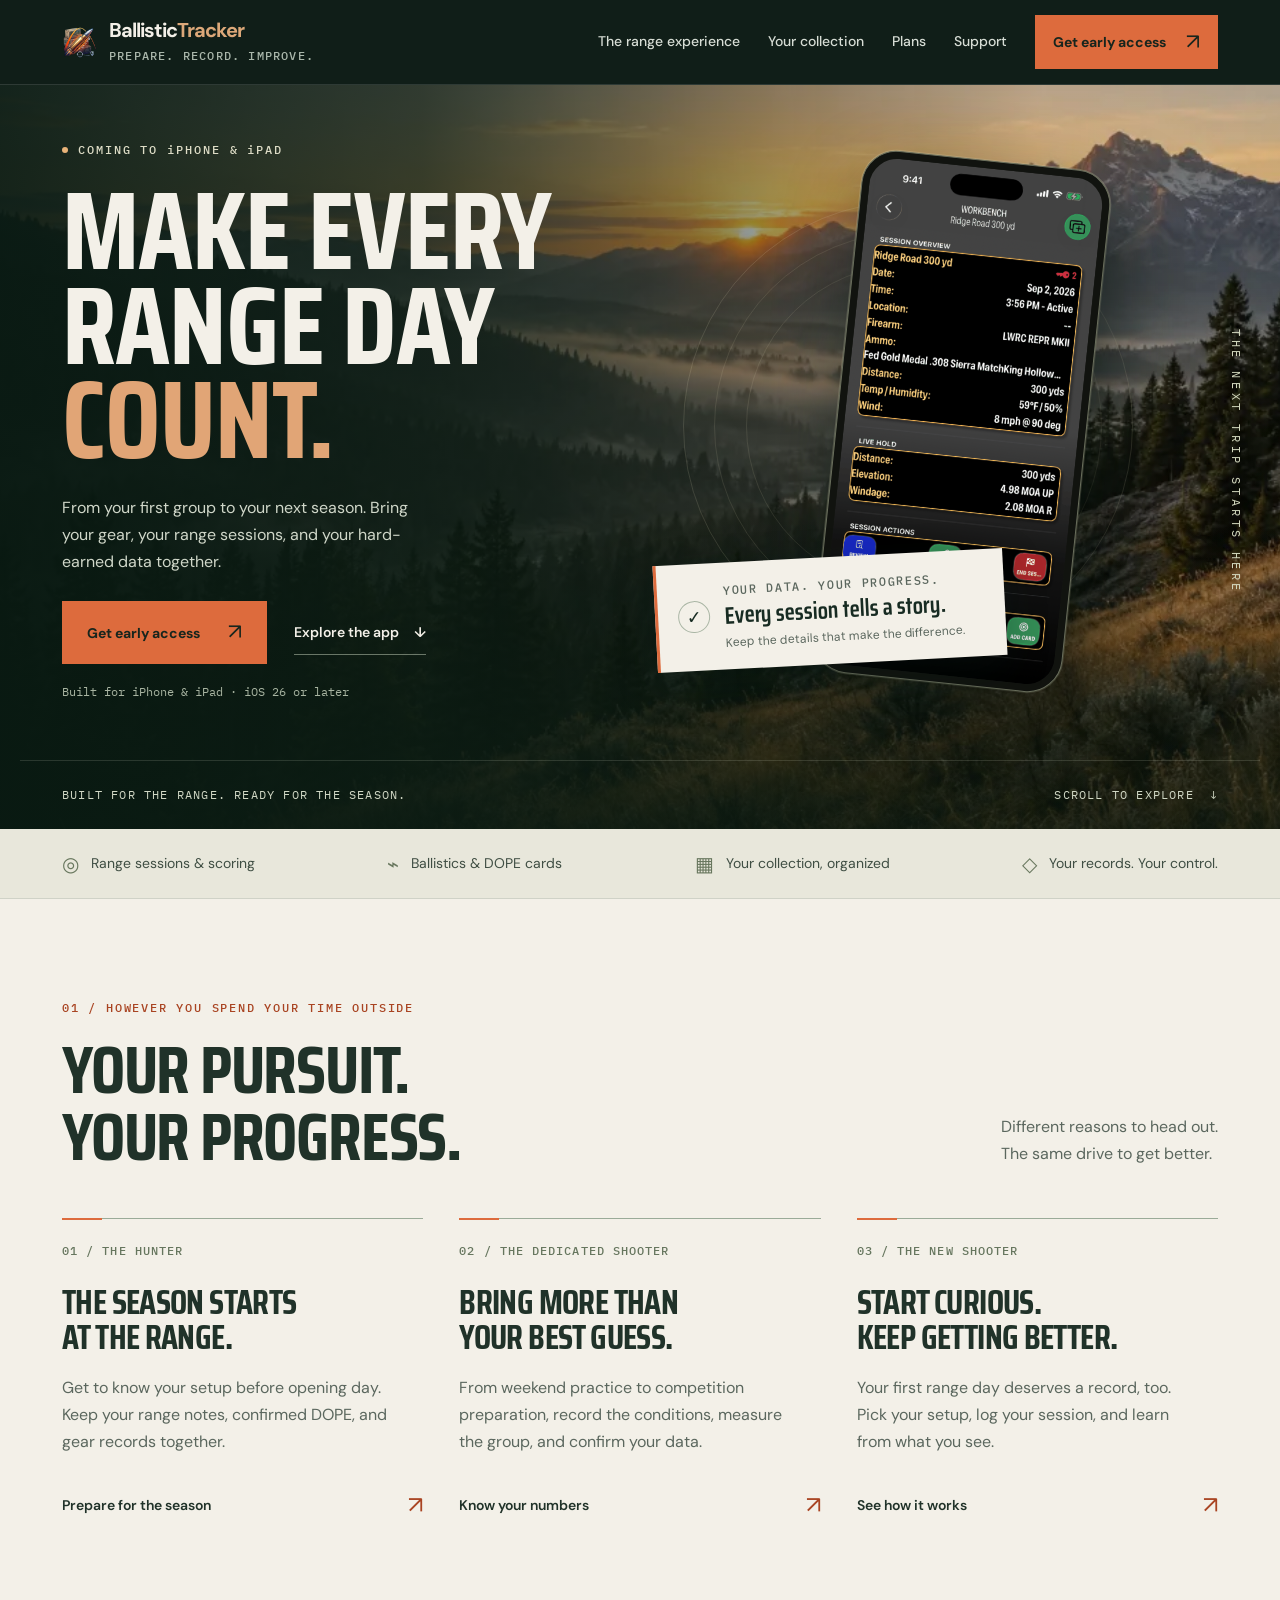
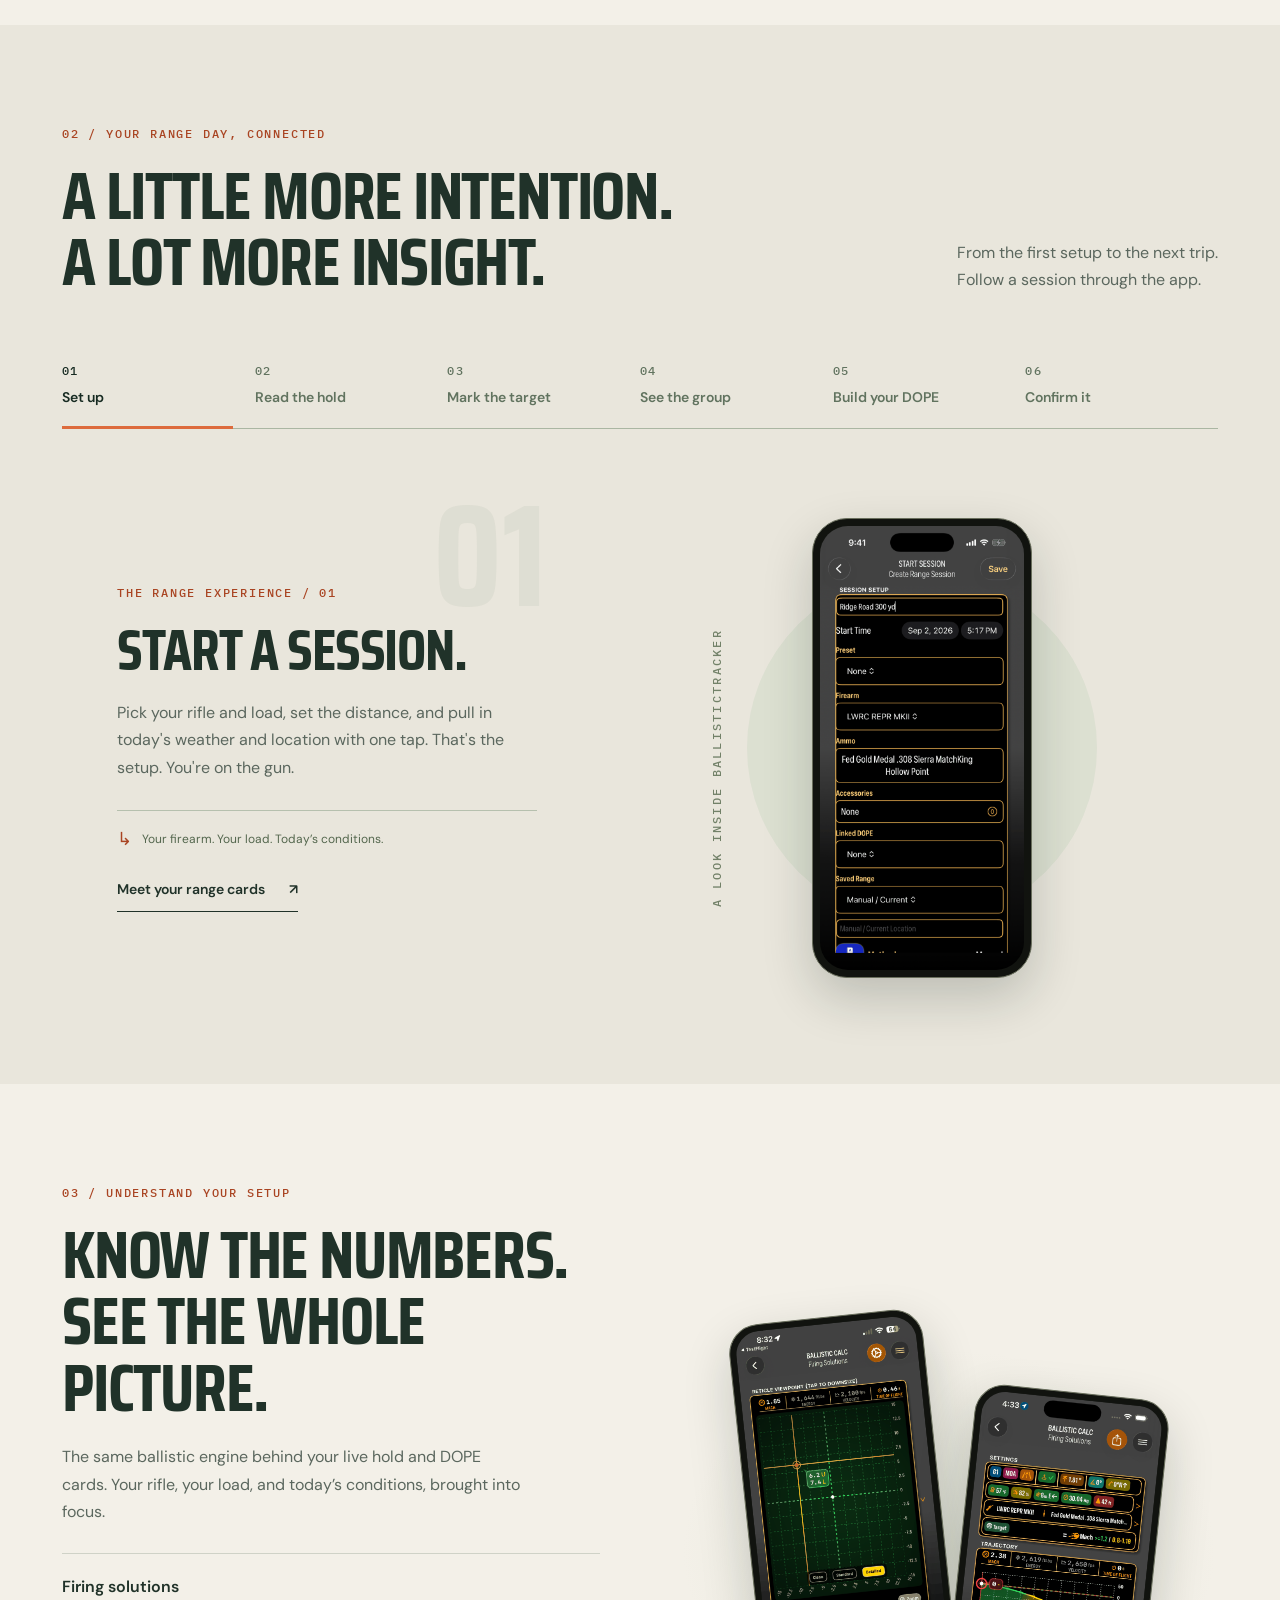
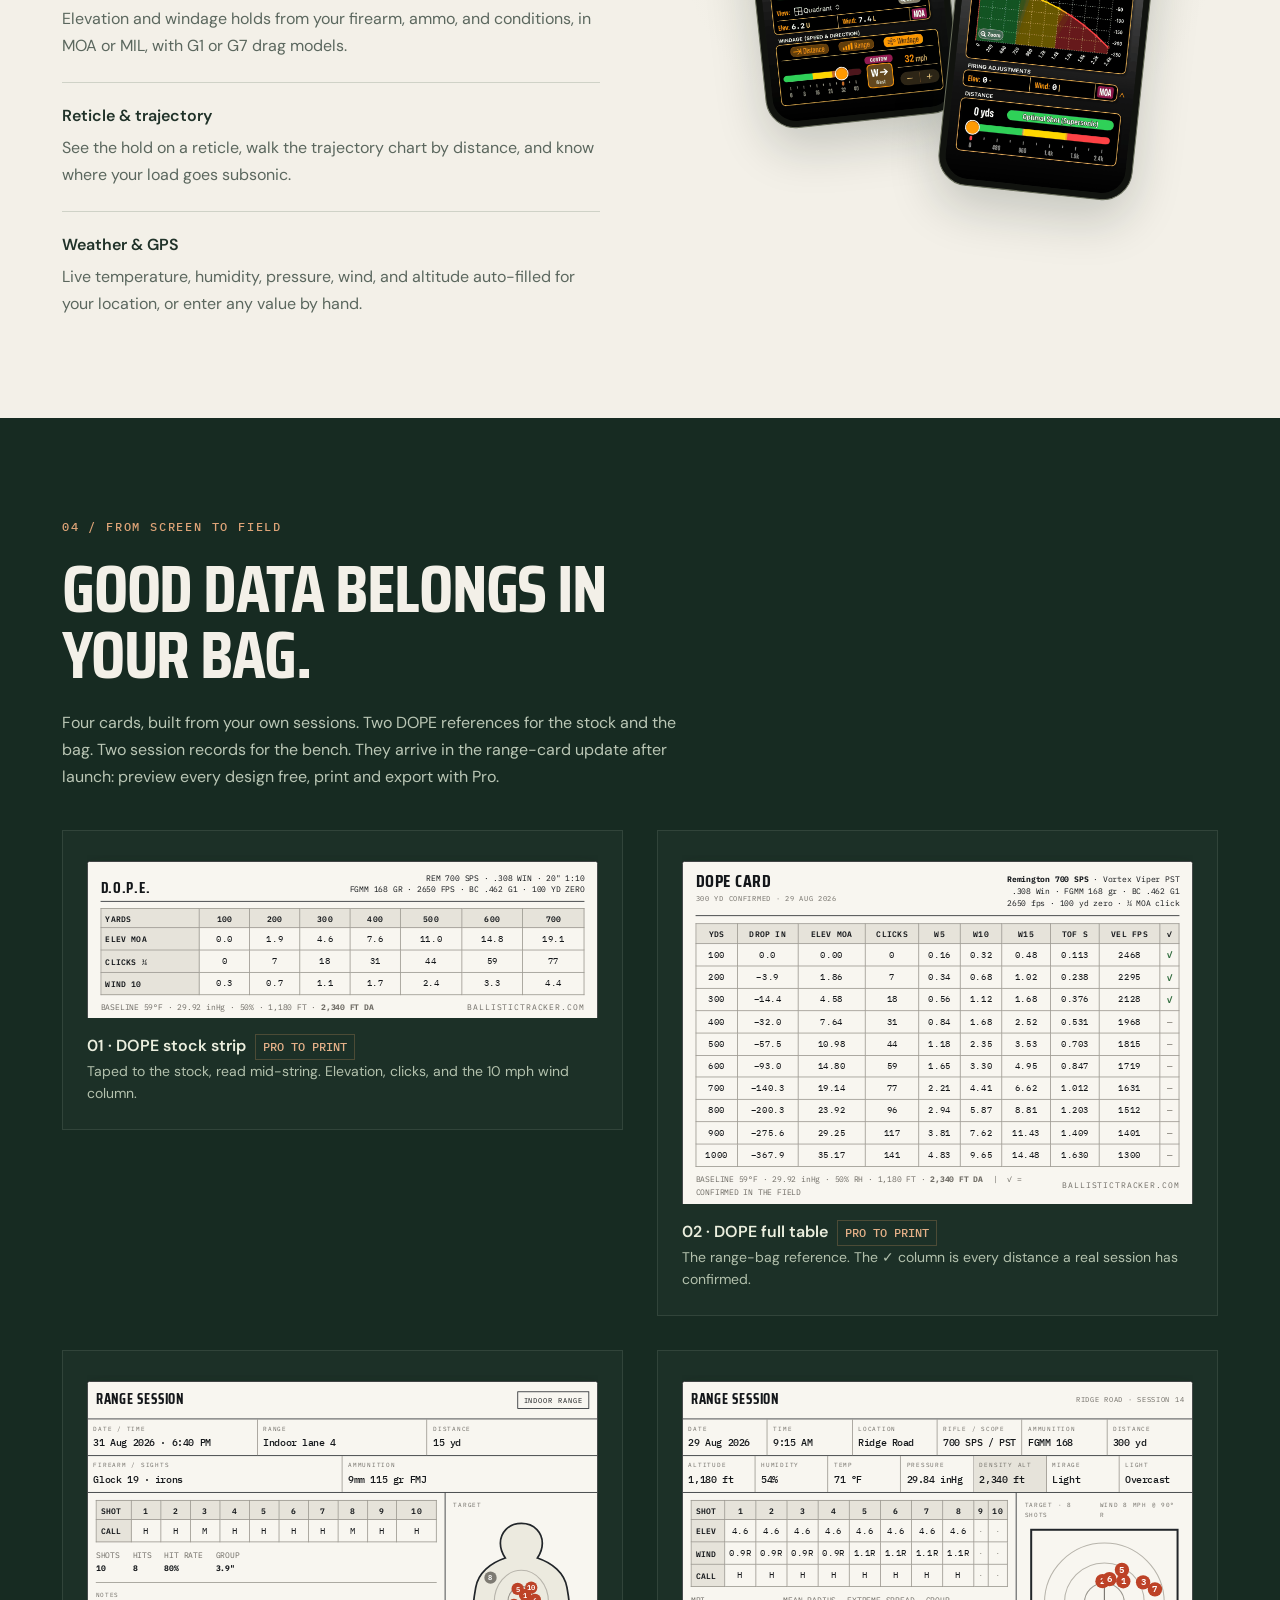
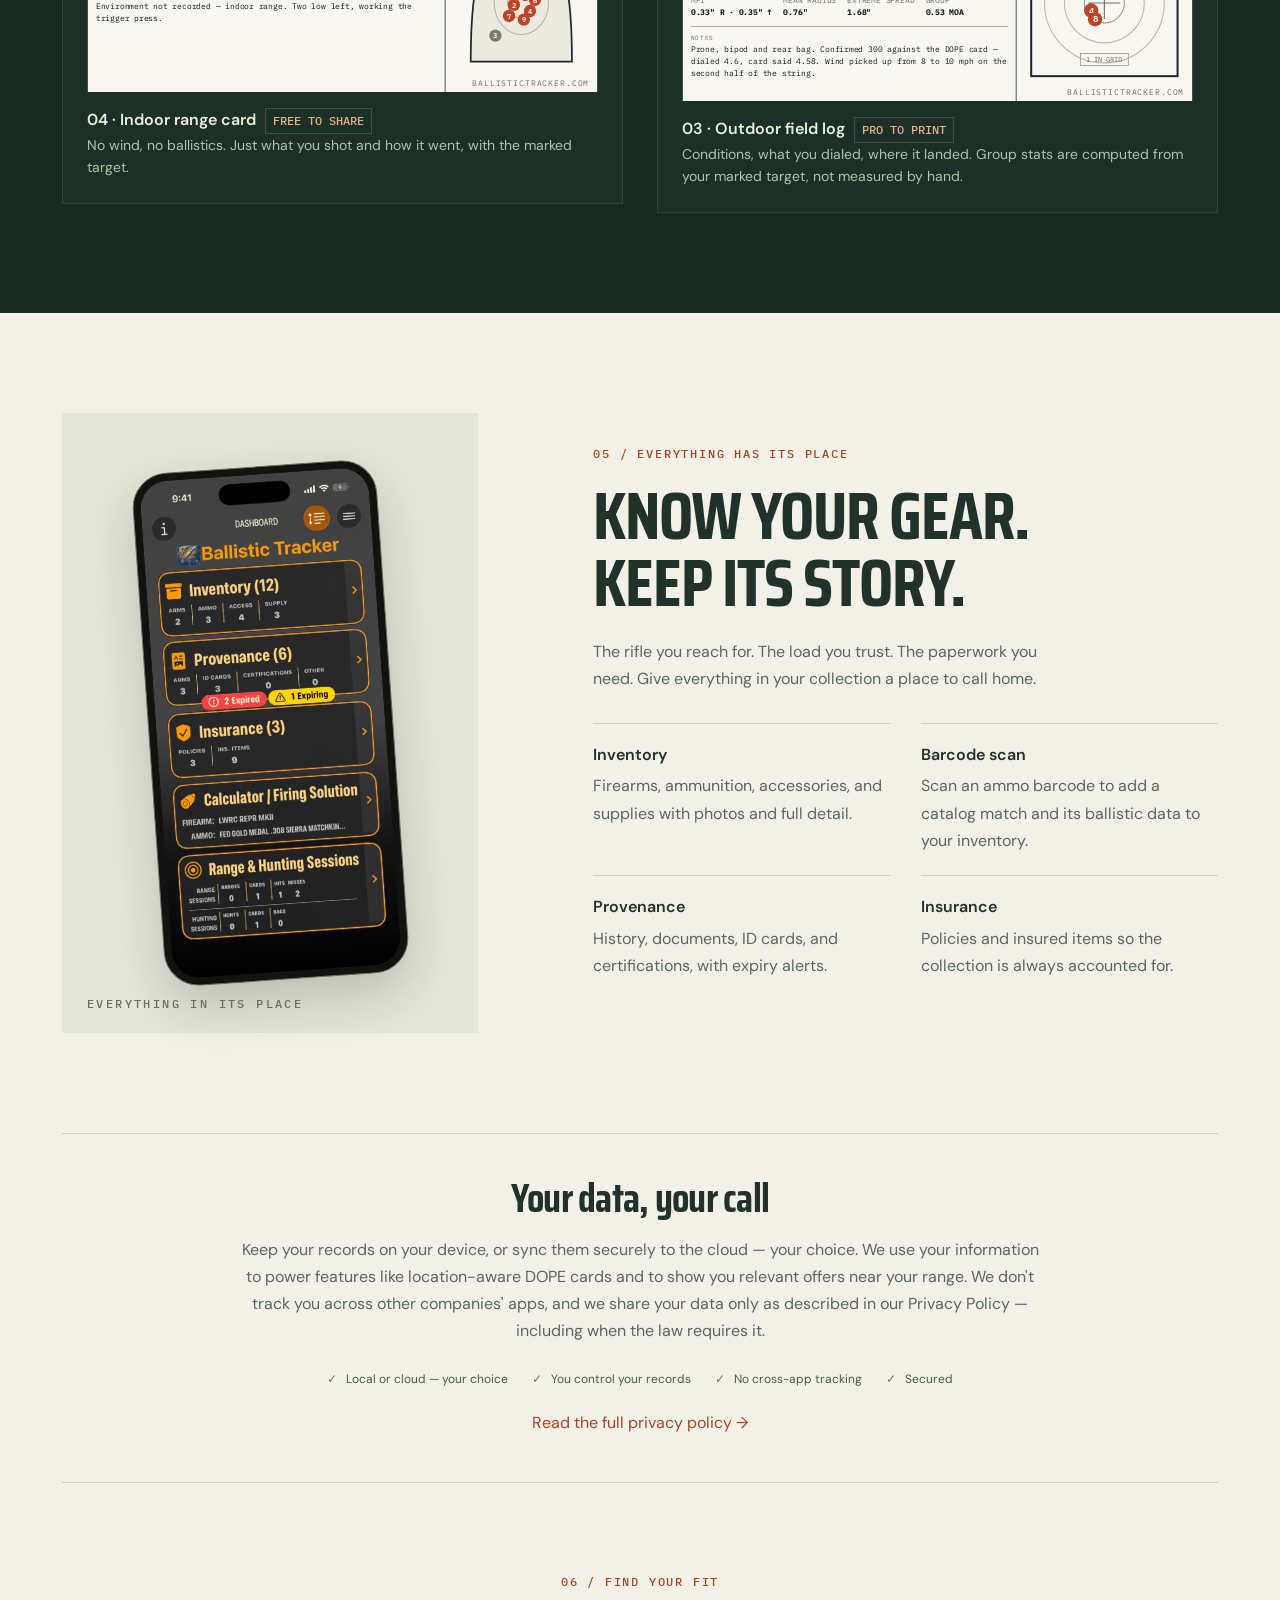
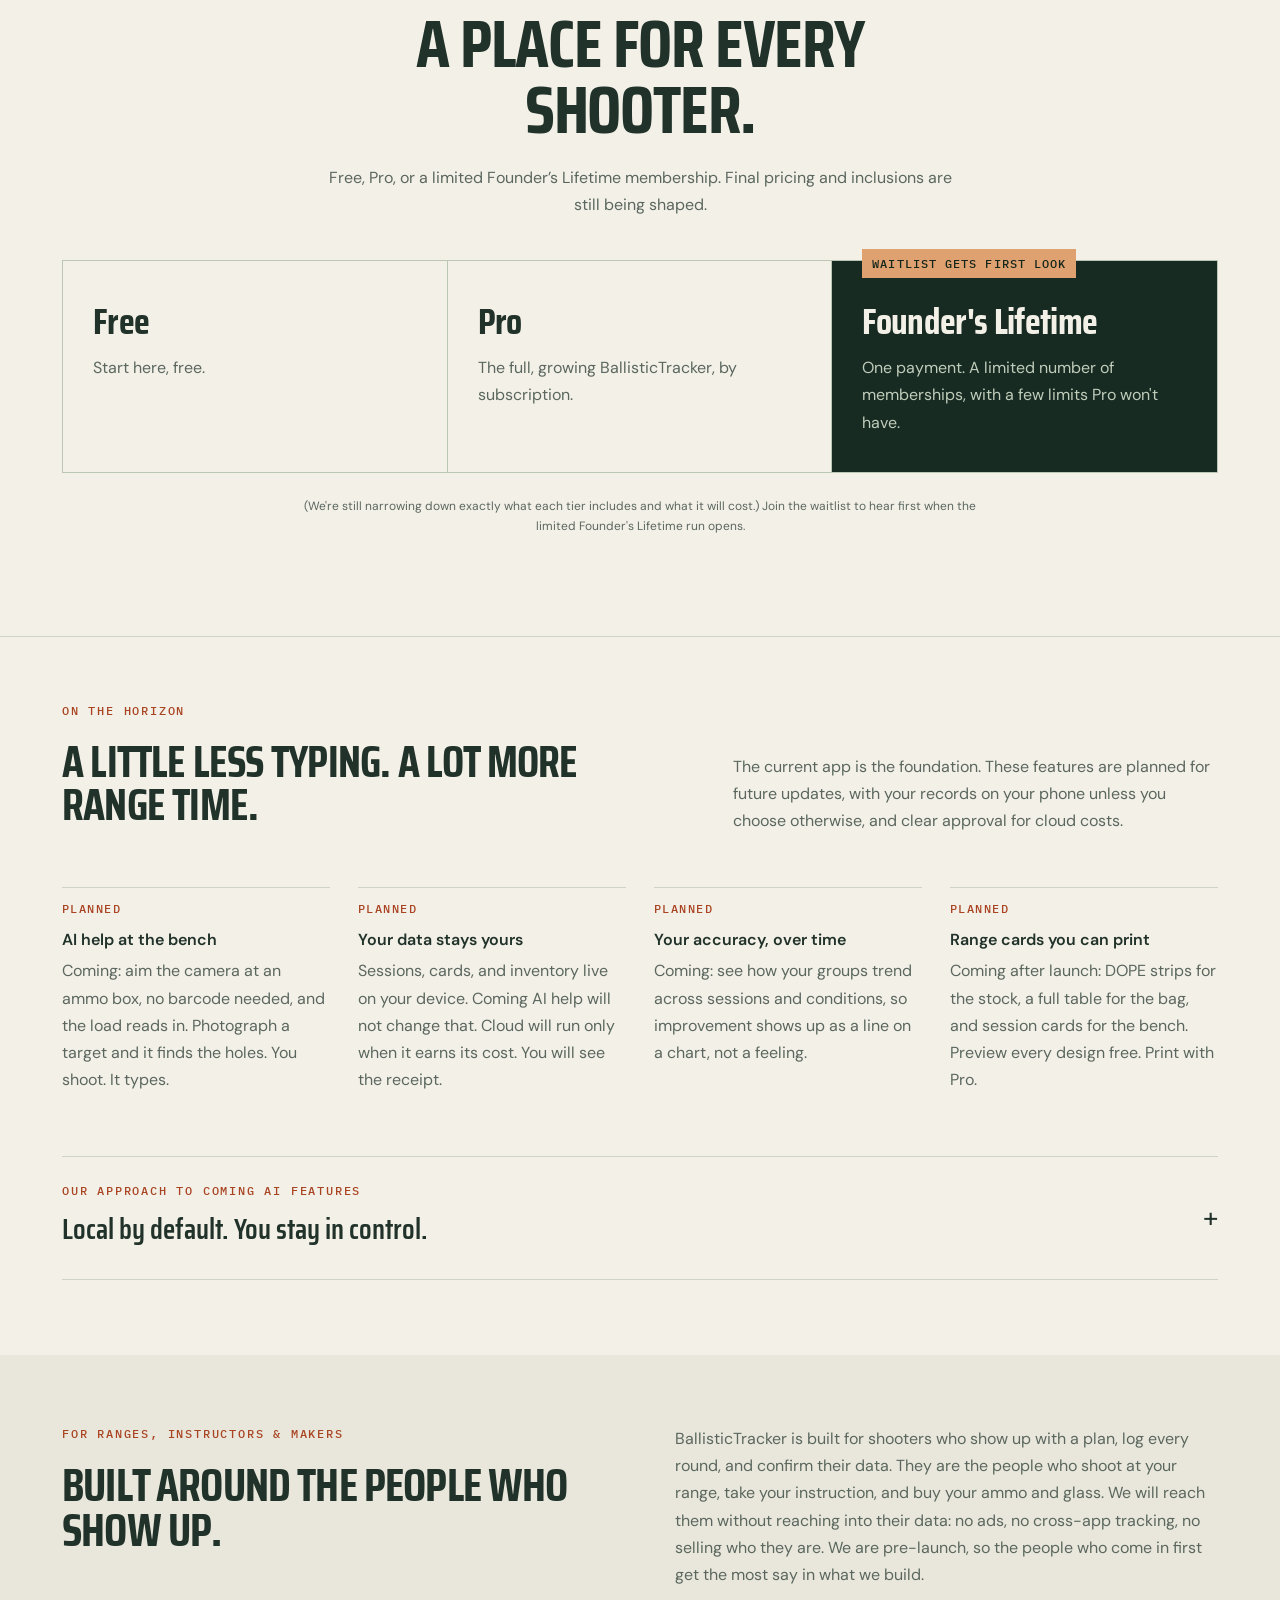
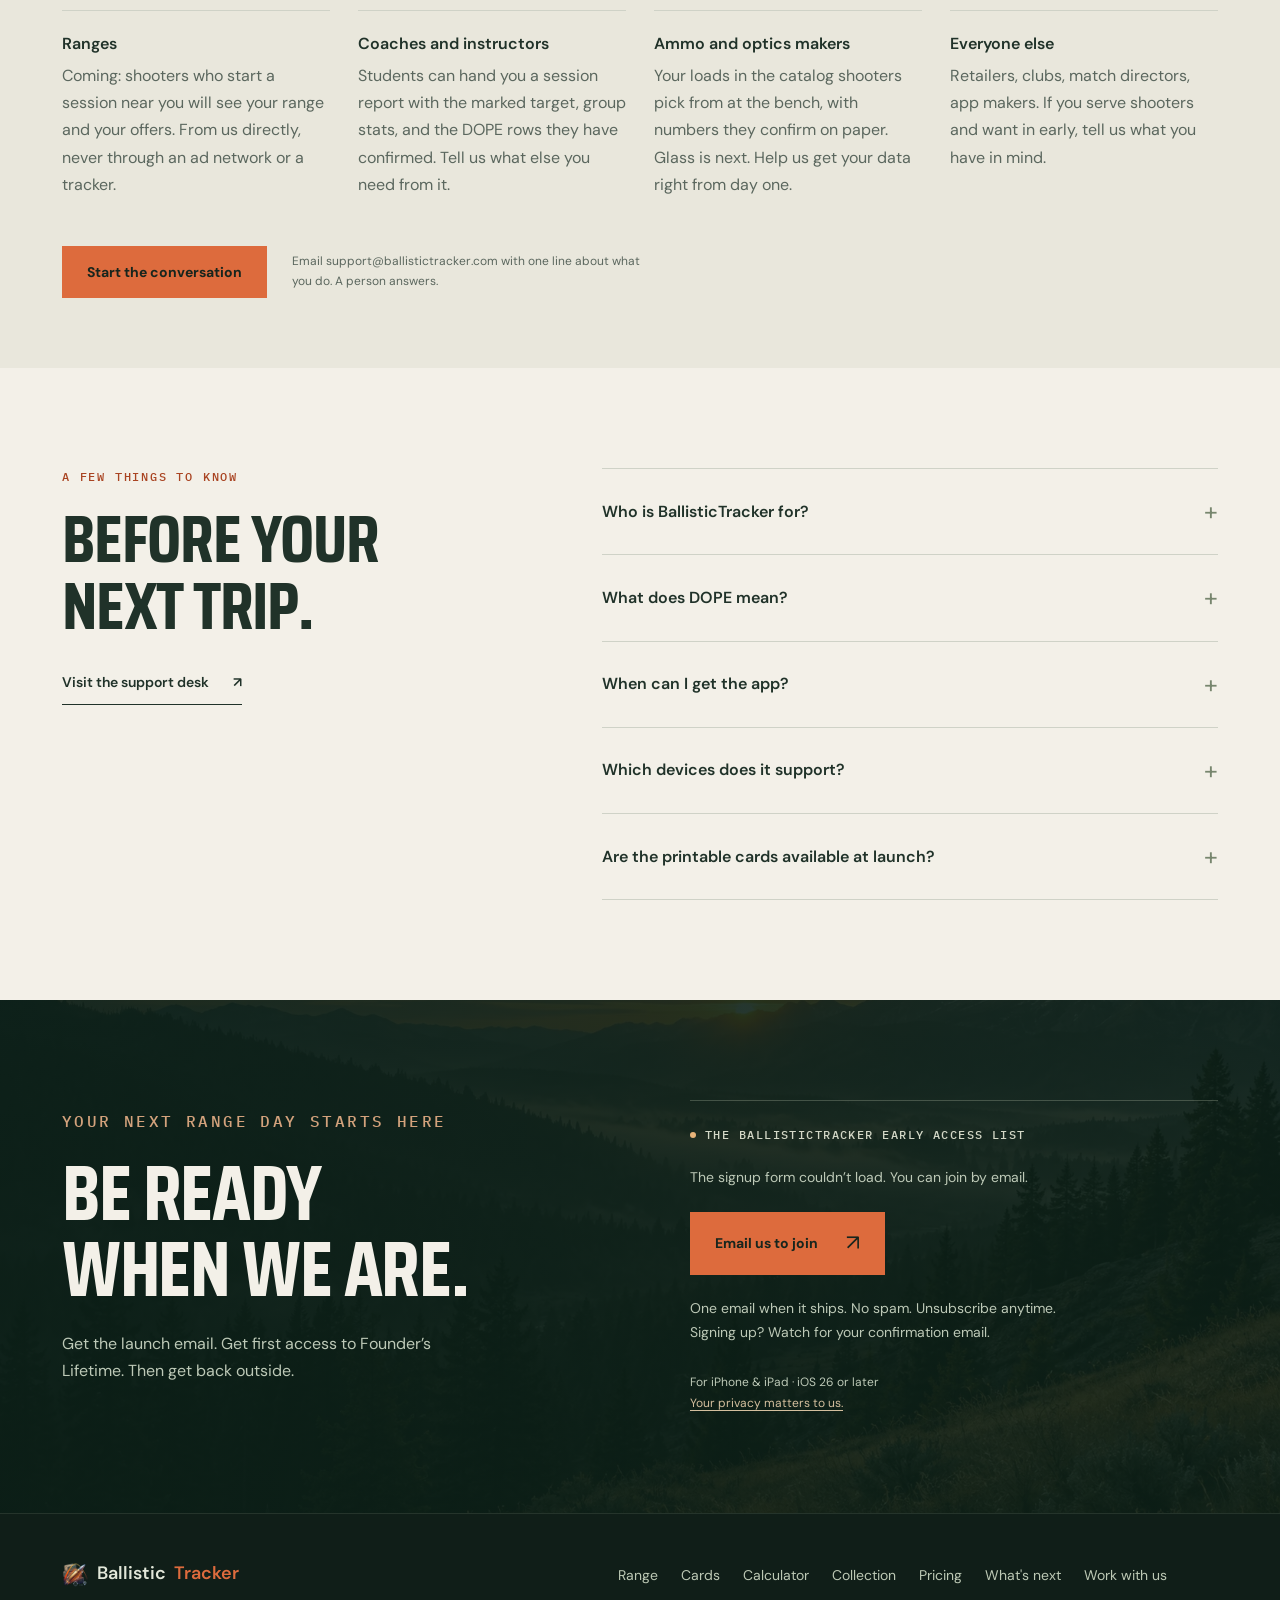
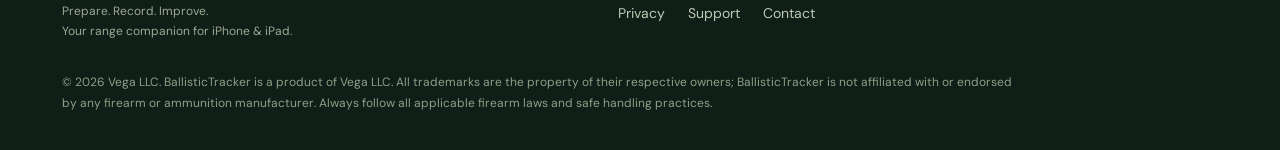
<file: index.html>
<!DOCTYPE html>
<html lang="en">
<head>
  <meta charset="UTF-8" />
  <meta name="viewport" content="width=device-width, initial-scale=1" />
  <title>BallisticTracker | Make every range day count.</title>
  <meta name="description" content="Range sessions, target scoring, ballistics, DOPE cards, and collection records for hunters and sport shooters. Coming to the App Store for iPhone and iPad." />
  <meta name="theme-color" content="#172b22" />
  <link rel="canonical" href="https://ballistictracker.com/" />
  <link rel="icon" type="image/png" href="assets/favicon.png" />
  <link rel="apple-touch-icon" href="assets/favicon.png" />

  <!-- Open Graph / social -->
  <meta property="og:type" content="website" />
  <meta property="og:url" content="https://ballistictracker.com/" />
  <meta property="og:title" content="BallisticTracker — Make every range day count." />
  <meta property="og:description" content="Range sessions, target scoring, ballistics, DOPE cards, and collection records for hunters and sport shooters. Coming to the App Store for iPhone and iPad." />
  <meta property="og:image" content="https://ballistictracker.com/assets/og.png" />
  <meta property="og:image:width" content="1200" />
  <meta property="og:image:height" content="630" />
  <meta name="twitter:card" content="summary_large_image" />
  <meta name="twitter:title" content="BallisticTracker — Make every range day count." />
  <meta name="twitter:description" content="Range sessions, target scoring, ballistics, DOPE cards, and collection records for hunters and sport shooters. Coming to the App Store for iPhone and iPad." />
  <meta name="twitter:image" content="https://ballistictracker.com/assets/og.png" />

  <link rel="preconnect" href="https://fonts.googleapis.com" />
  <link rel="preconnect" href="https://fonts.gstatic.com" crossorigin />
  <link rel="stylesheet" href="https://fonts.googleapis.com/css2?family=DM+Sans:wght@400;500;600;700&family=IBM+Plex+Mono:wght@400;500;600&family=Saira+Condensed:wght@600;700;800&display=swap" />
  <link rel="stylesheet" href="styles.css" />

  <script type="application/ld+json">
  {
    "@context": "https://schema.org",
    "@type": "SoftwareApplication",
    "name": "BallisticTracker",
    "operatingSystem": "iOS 26",
    "applicationCategory": "UtilitiesApplication",
    "description": "Range sessions with tap-to-mark target scoring, DOPE cards confirmed against real shots, a ballistic calculator with live weather, and firearm inventory, provenance, and insurance records. Printable range cards are planned for an update after launch.",
    "offers": { "@type": "Offer", "price": "0", "priceCurrency": "USD" },
    "publisher": { "@type": "Organization", "name": "Vega LLC" }
  }
  </script>

  <link rel="preload" as="image" href="assets/field-hero.webp" media="(min-width: 701px)" />
  <script src="script.js" defer></script>
</head>
<body class="pre-launch">
<a class="skip-link" href="#main">Skip to content</a>
<header class="nav"><div class="wrap nav-inner">
<a class="brand" href="/" aria-label="BallisticTracker home"><img src="assets/logo.png" alt="" width="36" height="36"><span>Ballistic<b>Tracker</b><small>PREPARE. RECORD. IMPROVE.</small></span></a>
<button class="menu-toggle" type="button" aria-expanded="false" aria-controls="primary-nav"><span>Menu</span><span class="menu-lines" aria-hidden="true"></span></button>
<nav id="primary-nav" class="nav-links" aria-label="Main navigation">
<a class="lnk" href="#range">The range experience</a><a class="lnk" href="#collection">Your collection</a><a class="lnk" href="#pricing">Plans</a><a class="lnk" href="support.html">Support</a>
<a class="btn btn-primary cta-waitlist" href="#waitlist">Get early access <span aria-hidden="true">↗</span></a><a class="btn btn-primary cta-launched" href="https://apps.apple.com/app/idREPLACE-ME">Download on the App Store <span aria-hidden="true">↗</span></a>
</nav></div></header><main id="main">
<section class="hero" aria-labelledby="hero-heading">
<picture class="hero-landscape"><source media="(max-width: 700px)" srcset="assets/field-hero-mobile.webp"><img src="assets/field-hero.webp" alt="" fetchpriority="high" width="1672" height="941"></picture>
<div class="hero-shade"></div>
<div class="wrap hero-grid">
<div class="hero-copy"><p class="eyebrow"><span class="status-dot"></span><span class="cta-waitlist">COMING TO iPHONE &amp; iPAD</span><span class="cta-launched">AVAILABLE FOR iPHONE &amp; iPAD</span></p>
<h1 id="hero-heading">Make every<br>range day<br><em>count.</em></h1>
<p class="lede">From your first group to your next season. Bring your gear, your range sessions, and your hard-earned data together.</p>
<div class="hero-actions"><a class="btn btn-primary cta-waitlist" href="#waitlist">Get early access <span aria-hidden="true">↗</span></a><a class="btn btn-primary cta-launched" href="https://apps.apple.com/app/idREPLACE-ME">Download on the App Store <span aria-hidden="true">↗</span></a><a class="text-link" href="#range">Explore the app <span aria-hidden="true">↓</span></a></div>
<p class="hero-note">Built for iPhone &amp; iPad · iOS 26 or later</p>
</div>
<div class="hero-media"><div class="orbital" aria-hidden="true"></div>
<div class="phone hero-phone"><img src="assets/shot-workbench.png" alt="BallisticTracker app showing a range session with live hold, conditions, and shot scoring" width="640" height="1391"></div>
<div class="field-note"><span class="field-note-check" aria-hidden="true">✓</span><div><small>YOUR DATA. YOUR PROGRESS.</small><strong>Every session tells a story.</strong><span>Keep the details that make the difference.</span></div></div>
<span class="hero-side-label">THE NEXT TRIP STARTS HERE</span>
</div>
</div><div class="wrap hero-bottom"><span>BUILT FOR THE RANGE. READY FOR THE SEASON.</span><a href="#field-guide" aria-label="Discover who BallisticTracker is for">SCROLL TO EXPLORE <span aria-hidden="true">↓</span></a></div>
</section>
<div class="utility-strip"><div class="wrap"><span><i aria-hidden="true">◎</i> Range sessions &amp; scoring</span><span><i aria-hidden="true">⌁</i> Ballistics &amp; DOPE cards</span><span><i aria-hidden="true">▦</i> Your collection, organized</span><a href="#privacy"><i aria-hidden="true">◇</i> Your records. Your control.</a></div></div>
<section id="field-guide" class="audience-section"><div class="wrap">
<div class="section-heading"><div><p class="kicker">01 / However you spend your time outside</p><h2>Your pursuit.<br>Your progress.</h2></div><p>Different reasons to head out.<br> The same drive to get better.</p></div>
<div class="audiences">
<a class="audience" href="#range"><span class="audience-index">01 / THE HUNTER</span><h3>The season starts<br>at the range.</h3><p>Get to know your setup before opening day. Keep your range notes, confirmed DOPE, and gear records together.</p><span class="audience-link">Prepare for the season <b aria-hidden="true">↗</b></span></a>
<a class="audience" href="#calculator"><span class="audience-index">02 / THE DEDICATED SHOOTER</span><h3>Bring more than<br>your best guess.</h3><p>From weekend practice to competition preparation, record the conditions, measure the group, and confirm your data.</p><span class="audience-link">Know your numbers <b aria-hidden="true">↗</b></span></a>
<a class="audience" href="#range"><span class="audience-index">03 / THE NEW SHOOTER</span><h3>Start curious.<br>Keep getting better.</h3><p>Your first range day deserves a record, too. Pick your setup, log your session, and learn from what you see.</p><span class="audience-link">See how it works <b aria-hidden="true">↗</b></span></a>
</div></div></section>
<section id="range" class="range-section"><div class="wrap"><div class="section-heading"><div><p class="kicker">02 / Your range day, connected</p><h2>A little more intention.<br>A lot more insight.</h2></div><p>From the first setup to the next trip.<br> Follow a session through the app.</p></div><div class="range-tour"><div class="tour-tabs" aria-label="Range day steps"><button type="button" class="tour-tab" id="step-tab-0" data-step="0"><span>01</span>Set up</button><button type="button" class="tour-tab" id="step-tab-1" data-step="1"><span>02</span>Read the hold</button><button type="button" class="tour-tab" id="step-tab-2" data-step="2"><span>03</span>Mark the target</button><button type="button" class="tour-tab" id="step-tab-3" data-step="3"><span>04</span>See the group</button><button type="button" class="tour-tab" id="step-tab-4" data-step="4"><span>05</span>Build your DOPE</button><button type="button" class="tour-tab" id="step-tab-5" data-step="5"><span>06</span>Confirm it</button></div><div class="tour-panels"><div class="tour-panel" id="step-panel-0" data-panel="0"><div class="tour-copy"><span class="oversized-num" aria-hidden="true">01</span><p class="kicker">THE RANGE EXPERIENCE / 01</p><h3>Start a session.</h3><p>Pick your rifle and load, set the distance, and pull in today's weather and location with one tap. That's the setup. You're on the gun.</p><div class="tour-takeaway"><span aria-hidden="true">↳</span> Your firearm. Your load. Today’s conditions.</div><a class="text-link" href="#cards">Meet your range cards <span aria-hidden="true">↗</span></a></div><div class="tour-media"><span class="screen-caption">A LOOK INSIDE BALLISTICTRACKER</span><div class="phone"><img src="assets/shot-session-setup.png" alt="Start Session screen with the session name, firearm, and ammo selected" loading="lazy" width="640" height="1391" /></div></div></div><div class="tour-panel" id="step-panel-1" data-panel="1"><div class="tour-copy"><span class="oversized-num" aria-hidden="true">02</span><p class="kicker">THE RANGE EXPERIENCE / 02</p><h3>Read the live hold.</h3><p>See the elevation and windage to dial for today's exact distance and conditions. If the app doesn't have real numbers for your setup, it says so instead of guessing.</p><div class="tour-takeaway"><span aria-hidden="true">↳</span> Elevation and windage, in one clear view.</div><a class="text-link" href="#cards">Meet your range cards <span aria-hidden="true">↗</span></a></div><div class="tour-media"><span class="screen-caption">A LOOK INSIDE BALLISTICTRACKER</span><div class="phone"><img src="assets/shot-workbench.png" alt="Range session screen with the live hold showing elevation and windage to dial" loading="lazy" width="640" height="1391" /></div></div></div><div class="tour-panel" id="step-panel-2" data-panel="2"><div class="tour-copy"><span class="oversized-num" aria-hidden="true">03</span><p class="kicker">THE RANGE EXPERIENCE / 03</p><h3>Mark the target.</h3><p>Photograph the target and tap each hole. The app measures every shot from center for you. No ruler, no calipers, no math at the bench.</p><div class="tour-takeaway"><span aria-hidden="true">↳</span> A target photo becomes a useful record.</div><a class="text-link" href="#cards">Meet your range cards <span aria-hidden="true">↗</span></a></div><div class="tour-media"><span class="screen-caption">A LOOK INSIDE BALLISTICTRACKER</span><div class="phone"><img src="assets/shot-markup.png" alt="Shot Scoring in Touch mode with the Photos, Camera, and Mark Target controls for a target photo" loading="lazy" width="640" height="1391" /></div></div></div><div class="tour-panel" id="step-panel-3" data-panel="3"><div class="tour-copy"><span class="oversized-num" aria-hidden="true">04</span><p class="kicker">THE RANGE EXPERIENCE / 04</p><h3>See the group.</h3><p>Mean radius, extreme spread, and group MOA update with every tap, plus your hit rate for the string. Prefer a notebook? Log hits, misses, calls, and corrections by hand.</p><div class="tour-takeaway"><span aria-hidden="true">↳</span> See what your shots are telling you.</div><a class="text-link" href="#cards">Meet your range cards <span aria-hidden="true">↗</span></a></div><div class="tour-media"><span class="screen-caption">A LOOK INSIDE BALLISTICTRACKER</span><div class="phone"><img src="assets/shot-scoring.png" alt="Shot Scoring screen with the shot table and group analysis statistics" loading="lazy" width="640" height="1391" /></div></div></div><div class="tour-panel" id="step-panel-4" data-panel="4"><div class="tour-copy"><span class="oversized-num" aria-hidden="true">05</span><p class="kicker">THE RANGE EXPERIENCE / 05</p><h3>Build the DOPE card.</h3><p>One tap from the session. The app already knows your load. Pick MOA or MIL, G1 or G7, and your full distance table is ready, tied to the range day that earned it.</p><div class="tour-takeaway"><span aria-hidden="true">↳</span> DOPE: Data On Previous Engagements.</div><a class="text-link" href="#cards">Meet your range cards <span aria-hidden="true">↗</span></a></div><div class="tour-media"><span class="screen-caption">A LOOK INSIDE BALLISTICTRACKER</span><div class="phone"><img src="assets/shot-dope-builder.png" alt="DOPE Builder with muzzle velocity and ballistic coefficient seeded from the ammo, MOA and G1 selected" loading="lazy" width="640" height="1391" /></div></div></div><div class="tour-panel" id="step-panel-5" data-panel="5"><div class="tour-copy"><span class="oversized-num" aria-hidden="true">06</span><p class="kicker">THE RANGE EXPERIENCE / 06</p><h3>Prove it next trip.</h3><p>Next trip, the app checks the card against what you actually shot. Every distance you confirm earns its check mark. Anything off gets flagged. Every session hardens the card until it's yours, not the computer's.</p><div class="tour-takeaway"><span aria-hidden="true">↳</span> A prediction becomes your own field-tested record.</div><a class="text-link" href="#cards">Meet your range cards <span aria-hidden="true">↗</span></a></div><div class="tour-media"><span class="screen-caption">A LOOK INSIDE BALLISTICTRACKER</span><div class="phone"><img src="assets/shot-dope-link.png" alt="DOPE card table with the 100 and 300 yard rows marked field-confirmed by a green check" loading="lazy" width="640" height="1391" /></div></div></div></div></div></div></section>  <section id="calculator">
    <div class="wrap">
      <div class="split">
        <div class="split-copy">
          <div class="kicker">03 / Understand your setup</div>
          <h2>Know the numbers.<br>See the whole picture.</h2>
          <p class="muted" style="font-size:18px;">The same ballistic engine behind your live hold and DOPE cards. Your rifle, your load, and today’s conditions, brought into focus.</p>
          <div class="cards" style="margin-top:26px;">
            <div class="card">
              <div class="ico" aria-hidden="true">🎯</div>
              <h3>Firing solutions</h3>
              <p>Elevation and windage holds from your firearm, ammo, and conditions, in MOA or MIL, with G1 or G7 drag models.</p>
            </div>
            <div class="card">
              <div class="ico" aria-hidden="true">🔭</div>
              <h3>Reticle &amp; trajectory</h3>
              <p>See the hold on a reticle, walk the trajectory chart by distance, and know where your load goes subsonic.</p>
            </div>
            <div class="card">
              <div class="ico" aria-hidden="true">🌤️</div>
              <h3>Weather &amp; GPS</h3>
              <p>Live temperature, humidity, pressure, wind, and altitude auto-filled for your location, or enter any value by hand.</p>
            </div>
          </div>
        </div>
        <div class="split-media">
          <div class="phones">
            <div class="phone"><img src="assets/shot-reticle.png" alt="Ballistic calculator reticle view showing an elevation and windage hold" loading="lazy" width="640" height="1387" /></div>
            <div class="phone"><img src="assets/shot-trajectory.png" alt="Ballistic calculator trajectory chart with supersonic, transonic, and subsonic zones by distance" loading="lazy" width="640" height="1375" /></div>
          </div>
        </div>
      </div>
    </div>
  </section>  <section id="cards">
    <div class="wrap">
      <div class="section-head">
        <div class="kicker">04 / From screen to field</div>
        <h2>Good data belongs in your bag.</h2>
        <p>Four cards, built from your own sessions. Two DOPE references for the stock and the bag. Two session records for the bench. They arrive in the range-card update after launch: preview every design free, print and export with Pro.</p>
      </div>
      <div class="gallery" aria-label="Sample range card designs">

        <figure>
          <div class="paper-stage">
            <div class="paper" style="padding:14px 16px 12px">
              <div style="display:flex;justify-content:space-between;align-items:flex-end;border-bottom:1.5px solid var(--card-line);padding-bottom:7px">
                <div class="ttl" style="font-size:19px;line-height:1">D.O.P.E.</div>
                <div style="text-align:right;font-size:9.5px;line-height:1.45">
                  REM 700 SPS · .308 WIN · 20&quot; 1:10<br>
                  FGMM 168 GR · 2650 FPS · BC .462 G1 · 100 YD ZERO
                </div>
              </div>
              <table class="d" style="margin-top:8px">
                <tr><th class="lab" scope="row">Yards</th><th>100</th><th>200</th><th>300</th><th>400</th><th>500</th><th>600</th><th>700</th></tr>
                <tr><th class="lab" scope="row">Elev MOA</th><td>0.0</td><td>1.9</td><td>4.6</td><td>7.6</td><td>11.0</td><td>14.8</td><td>19.1</td></tr>
                <tr><th class="lab" scope="row">Clicks ¼</th><td>0</td><td>7</td><td>18</td><td>31</td><td>44</td><td>59</td><td>77</td></tr>
                <tr><th class="lab" scope="row">Wind 10</th><td>0.3</td><td>0.7</td><td>1.1</td><td>1.7</td><td>2.4</td><td>3.3</td><td>4.4</td></tr>
              </table>
              <div style="display:flex;justify-content:space-between;margin-top:7px;align-items:center">
                <div class="sub">BASELINE 59°F · 29.92 inHg · 50% · 1,180 FT · <b>2,340 FT DA</b></div>
                <div class="mark">ballistictracker.com</div>
              </div>
            </div>
          </div>
          <figcaption><b>01 · DOPE stock strip</b><span class="tag pro">Pro to print</span><br>Taped to the stock, read mid-string. Elevation, clicks, and the 10 mph wind column.</figcaption>
        </figure>

        <figure>
          <div class="paper-stage">
            <div class="paper" style="padding:14px 16px 12px">
              <div style="display:flex;justify-content:space-between;align-items:flex-start;border-bottom:1.5px solid var(--card-line);padding-bottom:8px">
                <div><div class="ttl" style="font-size:22px;line-height:1">DOPE Card</div>
                  <div style="font-size:9px;letter-spacing:.1em;color:#6f6c65;margin-top:3px">300 YD CONFIRMED · 29 AUG 2026</div></div>
                <div style="text-align:right;font-size:10px;line-height:1.5">
                  <b>Remington 700 SPS</b> · Vortex Viper PST<br>
                  .308 Win · FGMM 168 gr · BC .462 G1<br>
                  2650 fps · 100 yd zero · ¼ MOA click
                </div>
              </div>
              <table class="d" style="margin-top:9px">
                <tr><th>Yds</th><th>Drop in</th><th>Elev MOA</th><th>Clicks</th><th>W5</th><th>W10</th><th>W15</th><th>TOF s</th><th>Vel fps</th><th>✓</th></tr>
                <tr><td>100</td><td>0.0</td><td>0.00</td><td>0</td><td>0.16</td><td>0.32</td><td>0.48</td><td>0.113</td><td>2468</td><td class="chk">✓</td></tr>
                <tr><td>200</td><td>−3.9</td><td>1.86</td><td>7</td><td>0.34</td><td>0.68</td><td>1.02</td><td>0.238</td><td>2295</td><td class="chk">✓</td></tr>
                <tr><td>300</td><td>−14.4</td><td>4.58</td><td>18</td><td>0.56</td><td>1.12</td><td>1.68</td><td>0.376</td><td>2128</td><td class="chk">✓</td></tr>
                <tr><td>400</td><td>−32.0</td><td>7.64</td><td>31</td><td>0.84</td><td>1.68</td><td>2.52</td><td>0.531</td><td>1968</td><td class="dash">—</td></tr>
                <tr><td>500</td><td>−57.5</td><td>10.98</td><td>44</td><td>1.18</td><td>2.35</td><td>3.53</td><td>0.703</td><td>1815</td><td class="dash">—</td></tr>
                <tr><td>600</td><td>−93.0</td><td>14.80</td><td>59</td><td>1.65</td><td>3.30</td><td>4.95</td><td>0.847</td><td>1719</td><td class="dash">—</td></tr>
                <tr><td>700</td><td>−140.3</td><td>19.14</td><td>77</td><td>2.21</td><td>4.41</td><td>6.62</td><td>1.012</td><td>1631</td><td class="dash">—</td></tr>
                <tr><td>800</td><td>−200.3</td><td>23.92</td><td>96</td><td>2.94</td><td>5.87</td><td>8.81</td><td>1.203</td><td>1512</td><td class="dash">—</td></tr>
                <tr><td>900</td><td>−275.6</td><td>29.25</td><td>117</td><td>3.81</td><td>7.62</td><td>11.43</td><td>1.409</td><td>1401</td><td class="dash">—</td></tr>
                <tr><td>1000</td><td>−367.9</td><td>35.17</td><td>141</td><td>4.83</td><td>9.65</td><td>14.48</td><td>1.630</td><td>1300</td><td class="dash">—</td></tr>
              </table>
              <div style="display:flex;justify-content:space-between;margin-top:8px;align-items:center" class="sub">
                <div>BASELINE 59°F · 29.92 inHg · 50% RH · 1,180 FT · <b>2,340 FT DA</b> &nbsp;|&nbsp; ✓ = CONFIRMED IN THE FIELD</div>
                <div class="mark">ballistictracker.com</div>
              </div>
            </div>
          </div>
          <figcaption><b>02 · DOPE full table</b><span class="tag pro">Pro to print</span><br>The range-bag reference. The ✓ column is every distance a real session has confirmed.</figcaption>
        </figure>

        <figure>
          <div class="paper-stage">
            <div class="paper">
              <div style="border-bottom:1.5px solid var(--card-line);padding:8px 10px;display:flex;justify-content:space-between;align-items:center">
                <div class="ttl" style="font-size:18px">Range Session</div>
                <div style="font-size:8.5px;letter-spacing:.14em;border:1px solid #22262a;padding:3px 7px">INDOOR RANGE</div>
              </div>
              <div class="hdrgrid" style="grid-template-columns:repeat(3,1fr)">
                <div class="hcell"><div class="hlab">Date / Time</div><div class="hval">31 Aug 2026 · 6:40 PM</div></div>
                <div class="hcell"><div class="hlab">Range</div><div class="hval">Indoor lane 4</div></div>
                <div class="hcell"><div class="hlab">Distance</div><div class="hval">15 yd</div></div>
              </div>
              <div class="hdrgrid" style="grid-template-columns:repeat(2,1fr)">
                <div class="hcell"><div class="hlab">Firearm / Sights</div><div class="hval">Glock 19 · irons</div></div>
                <div class="hcell"><div class="hlab">Ammunition</div><div class="hval">9mm 115 gr FMJ</div></div>
              </div>
              <div style="display:grid;grid-template-columns:1fr 190px">
                <div style="border-right:1.5px solid var(--card-line);padding:9px 10px">
                  <table class="d">
                    <tr><th class="lab" scope="row" style="width:44px">Shot</th><th>1</th><th>2</th><th>3</th><th>4</th><th>5</th><th>6</th><th>7</th><th>8</th><th>9</th><th>10</th></tr>
                    <tr><th class="lab" scope="row">Call</th><td>H</td><td>H</td><td>M</td><td>H</td><td>H</td><td>H</td><td>H</td><td>M</td><td>H</td><td>H</td></tr>
                  </table>
                  <div class="stats" style="gap:16px;font-size:10px">
                    <div><span>SHOTS</span><br><b>10</b></div>
                    <div><span>HITS</span><br><b>8</b></div>
                    <div><span>HIT RATE</span><br><b>80%</b></div>
                    <div><span>GROUP</span><br><b>3.9&quot;</b></div>
                  </div>
                  <div class="notes">
                    <span>NOTES</span><br>
                    Environment not recorded — indoor range. Two low left, working the trigger press.
                  </div>
                </div>
                <div style="padding:9px 10px">
                  <div style="font-size:7.5px;letter-spacing:.12em;color:#6f6c65">TARGET</div>
                  <svg viewBox="0 0 110 130" width="100%" style="display:block;margin-top:5px" role="img" aria-label="Silhouette target with ten plotted shots">
                    <path d="M55 8 c11 0 17 8 17 16 0 5-2 9-4 12 12 4 22 12 24 24 3 16 4 40 4 60 H14 c0-20 1-44 4-60 2-12 12-20 24-24-2-3-4-7-4-12 0-8 6-16 17-16 z" fill="#eceadf" stroke="#22262a" stroke-width="1.4"/>
                    <ellipse cx="55" cy="72" rx="22" ry="26" fill="none" stroke="#b8b5ac" stroke-width=".9"/>
                    <ellipse cx="55" cy="72" rx="11" ry="13" fill="none" stroke="#9a978f" stroke-width=".9"/>
                    <g font-family="IBM Plex Mono, monospace" font-size="6" font-weight="600" fill="#fff" text-anchor="middle">
                      <circle cx="58" cy="66" r="5" fill="#bd4227"/><text x="58" y="68.2">1</text>
                      <circle cx="49" cy="74" r="5" fill="#bd4227"/><text x="49" y="76.2">2</text>
                      <circle cx="34" cy="99" r="5" fill="#7d7a72"/><text x="34" y="101.2">3</text>
                      <circle cx="62" cy="79" r="5" fill="#bd4227"/><text x="62" y="81.2">4</text>
                      <circle cx="52" cy="61" r="5" fill="#bd4227"/><text x="52" y="63.2">5</text>
                      <circle cx="66" cy="70" r="5" fill="#bd4227"/><text x="66" y="72.2">6</text>
                      <circle cx="45" cy="83" r="5" fill="#bd4227"/><text x="45" y="85.2">7</text>
                      <circle cx="30" cy="52" r="5" fill="#7d7a72"/><text x="30" y="54.2">8</text>
                      <circle cx="57" cy="86" r="5" fill="#bd4227"/><text x="57" y="88.2">9</text>
                      <circle cx="63" cy="60" r="5" fill="#bd4227"/><text x="63" y="62.2">10</text>
                    </g>
                  </svg>
                  <div style="text-align:right;margin-top:4px" class="mark">ballistictracker.com</div>
                </div>
              </div>
            </div>
          </div>
          <figcaption><b>04 · Indoor range card</b><span class="tag free">Free to share</span><br>No wind, no ballistics. Just what you shot and how it went, with the marked target.</figcaption>
        </figure>

        <figure>
          <div class="paper-stage">
            <div class="paper" style="min-width:640px">
              <div style="border-bottom:1.5px solid var(--card-line);padding:8px 10px;display:flex;justify-content:space-between;align-items:center">
                <div class="ttl" style="font-size:18px">Range Session</div>
                <div style="font-size:9px;letter-spacing:.1em;color:#6f6c65">RIDGE ROAD · SESSION 14</div>
              </div>
              <div class="hdrgrid" style="grid-template-columns:repeat(6,1fr)">
                <div class="hcell"><div class="hlab">Date</div><div class="hval">29 Aug 2026</div></div>
                <div class="hcell"><div class="hlab">Time</div><div class="hval">9:15 AM</div></div>
                <div class="hcell"><div class="hlab">Location</div><div class="hval">Ridge Road</div></div>
                <div class="hcell"><div class="hlab">Rifle / Scope</div><div class="hval">700 SPS / PST</div></div>
                <div class="hcell"><div class="hlab">Ammunition</div><div class="hval">FGMM 168</div></div>
                <div class="hcell"><div class="hlab">Distance</div><div class="hval">300 yd</div></div>
              </div>
              <div class="hdrgrid" style="grid-template-columns:repeat(7,1fr)">
                <div class="hcell"><div class="hlab">Altitude</div><div class="hval">1,180 ft</div></div>
                <div class="hcell"><div class="hlab">Humidity</div><div class="hval">54%</div></div>
                <div class="hcell"><div class="hlab">Temp</div><div class="hval">71 °F</div></div>
                <div class="hcell"><div class="hlab">Pressure</div><div class="hval">29.84 inHg</div></div>
                <div class="hcell" style="background:var(--card-fill)"><div class="hlab">Density Alt</div><div class="hval">2,340 ft</div></div>
                <div class="hcell"><div class="hlab">Mirage</div><div class="hval">Light</div></div>
                <div class="hcell"><div class="hlab">Light</div><div class="hval">Overcast</div></div>
              </div>
              <div style="display:grid;grid-template-columns:1fr 220px">
                <div style="border-right:1.5px solid var(--card-line);padding:9px 10px">
                  <table class="d">
                    <tr><th class="lab" scope="row" style="width:52px">Shot</th><th>1</th><th>2</th><th>3</th><th>4</th><th>5</th><th>6</th><th>7</th><th>8</th><th>9</th><th>10</th></tr>
                    <tr><th class="lab" scope="row">Elev</th><td>4.6</td><td>4.6</td><td>4.6</td><td>4.6</td><td>4.6</td><td>4.6</td><td>4.6</td><td>4.6</td><td class="dash">·</td><td class="dash">·</td></tr>
                    <tr><th class="lab" scope="row">Wind</th><td>0.9R</td><td>0.9R</td><td>0.9R</td><td>0.9R</td><td>1.1R</td><td>1.1R</td><td>1.1R</td><td>1.1R</td><td class="dash">·</td><td class="dash">·</td></tr>
                    <tr><th class="lab" scope="row">Call</th><td>H</td><td>H</td><td>H</td><td>H</td><td>H</td><td>H</td><td>H</td><td>H</td><td class="dash">·</td><td class="dash">·</td></tr>
                  </table>
                  <div class="stats">
                    <div><span>MPI</span><br><b>0.33&quot; R · 0.35&quot; ↑</b></div>
                    <div><span>MEAN RADIUS</span><br><b>0.76&quot;</b></div>
                    <div><span>EXTREME SPREAD</span><br><b>1.68&quot;</b></div>
                    <div><span>GROUP</span><br><b>0.53 MOA</b></div>
                  </div>
                  <div class="notes">
                    <span>NOTES</span><br>
                    Prone, bipod and rear bag. Confirmed 300 against the DOPE card — dialed 4.6, card said 4.58.
                    Wind picked up from 8 to 10 mph on the second half of the string.
                  </div>
                </div>
                <div style="padding:9px 10px">
                  <div style="display:flex;justify-content:space-between;font-size:7.5px;letter-spacing:.12em;color:#6f6c65">
                    <span>TARGET · 8 SHOTS</span><span>WIND 8 MPH @ 90° R</span>
                  </div>
                  <svg viewBox="0 0 120 120" width="100%" style="display:block;margin-top:5px" role="img" aria-label="Target with eight plotted shots">
                    <rect x="5" y="5" width="110" height="110" fill="none" stroke="#22262a" stroke-width="1.5"/>
                    <circle cx="60" cy="60" r="45" fill="none" stroke="#b8b5ac" stroke-width=".8"/>
                    <circle cx="60" cy="60" r="30" fill="none" stroke="#b8b5ac" stroke-width=".8"/>
                    <circle cx="60" cy="60" r="15" fill="none" stroke="#9a978f" stroke-width=".8"/>
                    <line x1="60" y1="48" x2="60" y2="72" stroke="#6f6c65" stroke-width=".8"/>
                    <line x1="48" y1="60" x2="72" y2="60" stroke="#6f6c65" stroke-width=".8"/>
                    <g font-family="IBM Plex Mono, monospace" font-size="6.5" font-weight="600" fill="#fff" text-anchor="middle">
                      <circle cx="74.2" cy="43.7" r="5.4" fill="#bd4227"/><text x="74.2" y="46">1</text>
                      <circle cx="58.6" cy="43.6" r="5.4" fill="#bd4227"/><text x="58.6" y="45.9">2</text>
                      <circle cx="89.1" cy="44.5" r="5.4" fill="#bd4227"/><text x="89.1" y="46.8">3</text>
                      <circle cx="50.1" cy="65.7" r="5.4" fill="#bd4227"/><text x="50.1" y="68">4</text>
                      <circle cx="73.2" cy="35.1" r="5.4" fill="#bd4227"/><text x="73.2" y="37.4">5</text>
                      <circle cx="63.8" cy="42.1" r="5.4" fill="#bd4227"/><text x="63.8" y="44.4">6</text>
                      <circle cx="98.0" cy="49.8" r="5.4" fill="#bd4227"/><text x="98" y="52.1">7</text>
                      <circle cx="53.0" cy="72.2" r="5.4" fill="#bd4227"/><text x="53" y="74.5">8</text>
                    </g>
                    <rect x="42" y="98" width="36" height="9" fill="none" stroke="#9a978f" stroke-width=".6"/>
                    <text x="60" y="104.6" font-family="IBM Plex Mono, monospace" font-size="5" fill="#6f6c65" text-anchor="middle">1 IN GRID</text>
                  </svg>
                  <div style="text-align:right;margin-top:4px" class="mark">ballistictracker.com</div>
                </div>
              </div>
            </div>
          </div>
          <figcaption><b>03 · Outdoor field log</b><span class="tag pro">Pro to print</span><br>Conditions, what you dialed, where it landed. Group stats are computed from your marked target, not measured by hand.</figcaption>
        </figure>

      </div>
    </div>
  </section>  <section id="collection">
    <div class="wrap">
      <div class="split flip">
        <div class="split-media">
          <div class="phone"><img src="assets/shot-dashboard.png" alt="BallisticTracker dashboard with Ballistic Calcs, Inventory, Provenance, Insurance, and Range Sessions tiles" loading="lazy" width="640" height="1391" /></div>
        </div>
        <div class="split-copy">
          <div class="kicker">05 / Everything has its place</div>
          <h2>Know your gear.<br>Keep its story.</h2>
          <p class="muted" style="font-size:18px;">The rifle you reach for. The load you trust. The paperwork you need. Give everything in your collection a place to call home.</p>
          <div class="cards" style="margin-top:26px;">
            <div class="card">
              <div class="ico" aria-hidden="true">🗂️</div>
              <h3>Inventory</h3>
              <p>Firearms, ammunition, accessories, and supplies with photos and full detail.</p>
            </div>
            <div class="card">
              <div class="ico" aria-hidden="true">📷</div>
              <h3>Barcode scan</h3>
              <p>Scan an ammo barcode to add a catalog match and its ballistic data to your inventory.</p>
            </div>
            <div class="card">
              <div class="ico" aria-hidden="true">📜</div>
              <h3>Provenance</h3>
              <p>History, documents, ID cards, and certifications, with expiry alerts.</p>
            </div>
            <div class="card">
              <div class="ico" aria-hidden="true">🛡️</div>
              <h3>Insurance</h3>
              <p>Policies and insured items so the collection is always accounted for.</p>
            </div>
          </div>
        </div>
      </div>
    </div>
  </section>  <section id="privacy">
    <div class="wrap">
      <div class="band">
        <div class="ico-lg">🛡️</div>
        <h2>Your data, your call</h2>
        <p>Keep your records on your device, or sync them securely to the cloud — your choice. We use your information to power features like location-aware DOPE cards and to show you relevant offers near your range. We don't track you across other companies' apps, and we share your data only as described in our Privacy Policy — including when the law requires it.</p>
        <div class="pill-row">
          <span class="pill"><span class="chk">✓</span> Local or cloud — your choice</span>
          <span class="pill"><span class="chk">✓</span> You control your records</span>
          <span class="pill"><span class="chk">✓</span> No cross-app tracking</span>
          <span class="pill"><span class="chk">✓</span> Secured</span>
        </div>
        <p style="margin-top:20px;font-size:15px;"><a href="privacy.html">Read the full privacy policy →</a></p>
      </div>
    </div>
  </section>  <section id="pricing">
    <div class="wrap">
      <div class="section-head center">
        <div class="kicker">06 / Find your fit</div>
        <h2>A place for every shooter.</h2>
        <p>Free, Pro, or a limited Founder’s Lifetime membership. Final pricing and inclusions are still being shaped.</p>
      </div>
      <div class="plans">
        <div class="plan">
          <h3>Free</h3>
          <p class="plan-sub">Start here, free.</p>
        </div>
        <div class="plan">
          <h3>Pro</h3>
          <p class="plan-sub">The full, growing BallisticTracker, by subscription.</p>
        </div>
        <div class="plan featured">
          <span class="plan-tag cta-waitlist">Waitlist gets first look</span><span class="plan-tag cta-launched">Limited run</span>
          <h3>Founder's Lifetime</h3>
          <p class="plan-sub">One payment. A limited number of memberships, with a few limits Pro won't have.</p>
        </div>
      </div>
      <p class="plans-note">(We're still narrowing down exactly what each tier includes and what it will cost.) <span class="cta-waitlist">Join the waitlist to hear first when the limited Founder's Lifetime run opens.</span></p>
    </div>
  </section>  <section id="next" class="forward">
    <div class="wrap">
      <div class="section-head">
        <div class="kicker">On the horizon</div>
        <h2>A little less typing. A lot more range time.</h2>
        <p>The current app is the foundation. These features are planned for future updates, with your records on your phone unless you choose otherwise, and clear approval for cloud costs.</p>
      </div>
      <div class="cards">
            <div class="card">
              <div class="ico" aria-hidden="true">📷</div>
              <h3>AI help at the bench</h3>
              <p>Coming: aim the camera at an ammo box, no barcode needed, and the load reads in. Photograph a target and it finds the holes. You shoot. It types.</p>
            </div>
            <div class="card">
              <div class="ico" aria-hidden="true">🔒</div>
              <h3>Your data stays yours</h3>
              <p>Sessions, cards, and inventory live on your device. Coming AI help will not change that. Cloud will run only when it earns its cost. You will see the receipt.</p>
            </div>
            <div class="card">
              <div class="ico" aria-hidden="true">📈</div>
              <h3>Your accuracy, over time</h3>
              <p>Coming: see how your groups trend across sessions and conditions, so improvement shows up as a line on a chart, not a feeling.</p>
            </div>
            <div class="card">
              <div class="ico" aria-hidden="true">🖨️</div>
              <h3>Range cards you can print</h3>
              <p>Coming after launch: DOPE strips for the stock, a full table for the bag, and session cards for the bench. Preview every design free. Print with Pro.</p>
            </div>
      </div>
    </div>
  </section>  <section id="router">
    <div class="wrap">
      <details class="router-band"><summary><span><span class="kicker">Our approach to coming AI features</span><strong>Local by default. You stay in control.</strong></span><span class="detail-plus" aria-hidden="true">+</span></summary><div class="router-content">
        <p class="lead">Our planned AI features start on your device. When a task needs the cloud, you control when it runs and can see what it costs. These are the promises guiding that work.</p>

        <p class="router-line">Local when it's good enough. <b>Cloud when it counts.</b> Receipts either way.</p>
        <div class="promises">
          <div class="promise">
            <div class="num">1</div>
            <h3>It never spends your money silently</h3>
            <p>Local is the default. The cloud runs only when you, or a setting you can read, say so. Every time, it shows on the receipt.</p>
          </div>
          <div class="promise">
            <div class="num">2</div>
            <h3>Files can&#x27;t order the cloud</h3>
            <p>Only what you type counts as a command. Nothing inside a document or a tool result can push your private work off your device.</p>
          </div>
          <div class="promise">
            <div class="num">3</div>
            <h3>Everything is written down</h3>
            <p>Every cloud decision is logged with the reason it was made. When you disagree, you change a setting instead of arguing with a black box.</p>
          </div>
        </div>
        <p class="closing">BallisticTracker&#x27;s coming AI features will run on that layer. Reading an ammo box, finding holes in a target, checking a load: on your device by default, in the cloud only when it clearly earns its cost. You will always see what it cost. That is where we are headed, and we will say so when it ships.</p>
      </div></details>
    </div>
  </section>  <section id="partners">
    <div class="wrap">
      <div class="partners">
        <div class="head">
          <div>
            <div class="kicker">For ranges, instructors &amp; makers</div>
            <h2>Built around the people who show up.</h2>
          </div>
          <p class="body">BallisticTracker is built for shooters who show up with a plan, log every round, and confirm their data. They are the people who shoot at your range, take your instruction, and buy your ammo and glass. We will reach them without reaching into their data: no ads, no cross-app tracking, no selling who they are. We are pre-launch, so the people who come in first get the most say in what we build.</p>
        </div>
        <div class="cards">
            <div class="card">
              <div class="ico" aria-hidden="true">🎯</div>
              <h3>Ranges</h3>
              <p>Coming: shooters who start a session near you will see your range and your offers. From us directly, never through an ad network or a tracker.</p>
            </div>
            <div class="card">
              <div class="ico" aria-hidden="true">🧑‍🏫</div>
              <h3>Coaches and instructors</h3>
              <p>Students can hand you a session report with the marked target, group stats, and the DOPE rows they have confirmed. Tell us what else you need from it.</p>
            </div>
            <div class="card">
              <div class="ico" aria-hidden="true">📦</div>
              <h3>Ammo and optics makers</h3>
              <p>Your loads in the catalog shooters pick from at the bench, with numbers they confirm on paper. Glass is next. Help us get your data right from day one.</p>
            </div>
            <div class="card">
              <div class="ico" aria-hidden="true">🤝</div>
              <h3>Everyone else</h3>
              <p>Retailers, clubs, match directors, app makers. If you serve shooters and want in early, tell us what you have in mind.</p>
            </div>
        </div>
        <div class="cta-row">
          <a class="btn btn-primary" href="mailto:support@ballistictracker.com?subject=Working%20with%20BallisticTracker">Start the conversation</a>
          <p>Email support@ballistictracker.com with one line about what you do. A person answers.</p>
        </div>
      </div>
    </div>
  </section><section id="questions" class="questions"><div class="wrap faq-layout"><div><p class="kicker">A few things to know</p><h2>Before your<br>next trip.</h2><a class="text-link" href="support.html">Visit the support desk <span aria-hidden="true">↗</span></a></div><div class="faq-list">
<details><summary>Who is BallisticTracker for?<span aria-hidden="true">+</span></summary><p>Hunters preparing at the range, sport and competitive shooters documenting their results, and anyone starting to build better range habits. It brings session records, ballistics, and collection management together.</p></details>
<details><summary>What does DOPE mean?<span aria-hidden="true">+</span></summary><p>Data On Previous Engagements. Think of it as your setup’s reference notes: the information you use at different distances, then confirm against the results of your own range sessions.</p></details>
<details><summary>When can I get the app?<span aria-hidden="true">+</span></summary><p class="cta-waitlist">BallisticTracker is coming to the App Store. Join the waitlist for an email when it launches and first access to the limited Founder’s Lifetime offer. A launch date is not yet confirmed.</p><p class="cta-launched">BallisticTracker is available on the App Store for iPhone and iPad.</p></details>
<details><summary>Which devices does it support?<span aria-hidden="true">+</span></summary><p>iPhone and iPad running iOS 26 or later. Live weather and range location work best with an internet connection and Location Services enabled.</p></details>
<details><summary>Are the printable cards available at launch?<span aria-hidden="true">+</span></summary><p>Printable range cards are planned for an update after launch. Every design will be free to preview; printing and exporting cards will require Pro. Session reports already support PDF export.</p></details>
</div></div></section><section class="cta-final" id="waitlist"><div class="wrap signup-grid"><div><p class="kicker">Your next range day starts here</p><h2 class="cta-waitlist">Be ready<br>when we are.</h2><h2 class="cta-launched">Make the next<br>one count.</h2><p class="cta-waitlist">Get the launch email. Get first access to Founder’s Lifetime. Then get back outside.</p><p class="cta-launched">Bring your gear, your sessions, and your progress together.</p></div><div class="signup-form"><div class="signup-label"><span class="status-dot"></span><span class="cta-waitlist">THE BALLISTICTRACKER EARLY ACCESS LIST</span><span class="cta-launched">BALLISTICTRACKER FOR iPHONE &amp; iPAD</span></div><div class="waitlist cta-waitlist"><div class="sender-form-field" data-sender-form-id="epY3pp"></div><p class="waitlist-loading" role="status">Loading the signup form…</p><div class="waitlist-fallback"><p>The signup form couldn’t load. You can join by email.</p><a class="btn btn-primary" href="mailto:support@ballistictracker.com?subject=Notify%20me%20when%20BallisticTracker%20launches">Email us to join <span aria-hidden="true">↗</span></a></div><noscript><p>Join by emailing <a href="mailto:support@ballistictracker.com?subject=Notify%20me%20when%20BallisticTracker%20launches">support@ballistictracker.com</a>.</p></noscript><p class="waitlist-note">One email when it ships. No spam. Unsubscribe anytime.<br>Signing up? Watch for your confirmation email.</p></div><a class="btn btn-primary cta-launched" href="https://apps.apple.com/app/idREPLACE-ME">Download on the App Store <span aria-hidden="true">↗</span></a><p class="signup-fine">For iPhone &amp; iPad · iOS 26 or later<br><a href="privacy.html">Your privacy matters to us.</a></p></div></div></section>
</main>  <footer>
    <div class="wrap">
      <div class="foot-grid">
        <div>
          <div class="foot-brand"><img src="assets/logo.png" alt="" /> Ballistic<span style="color:var(--accent)">Tracker</span></div>
          <p style="margin:12px 0 0;max-width:34ch;">Prepare. Record. Improve.<br>Your range companion for iPhone &amp; iPad.</p>
        </div>
        <nav class="foot-links" aria-label="Footer navigation">
          <a href="#range">Range</a>
          <a href="#cards">Cards</a>
          <a href="#calculator">Calculator</a>
          <a href="#collection">Collection</a>
          <a href="#pricing">Pricing</a>
          <a href="#next">What's next</a>
          <a href="#partners">Work with us</a>
          <a href="privacy.html">Privacy</a>
          <a href="support.html">Support</a>
          <a href="mailto:support@ballistictracker.com">Contact</a>
        </nav>
      </div>
      <p class="foot-fine">
        © 2026 Vega LLC. BallisticTracker is a product of Vega LLC. All trademarks are the property of their respective owners; BallisticTracker is not affiliated with or endorsed by any firearm or ammunition manufacturer. Always follow all applicable firearm laws and safe handling practices.
      </p>
    </div>
  </footer>

</body>
</html>
</file>
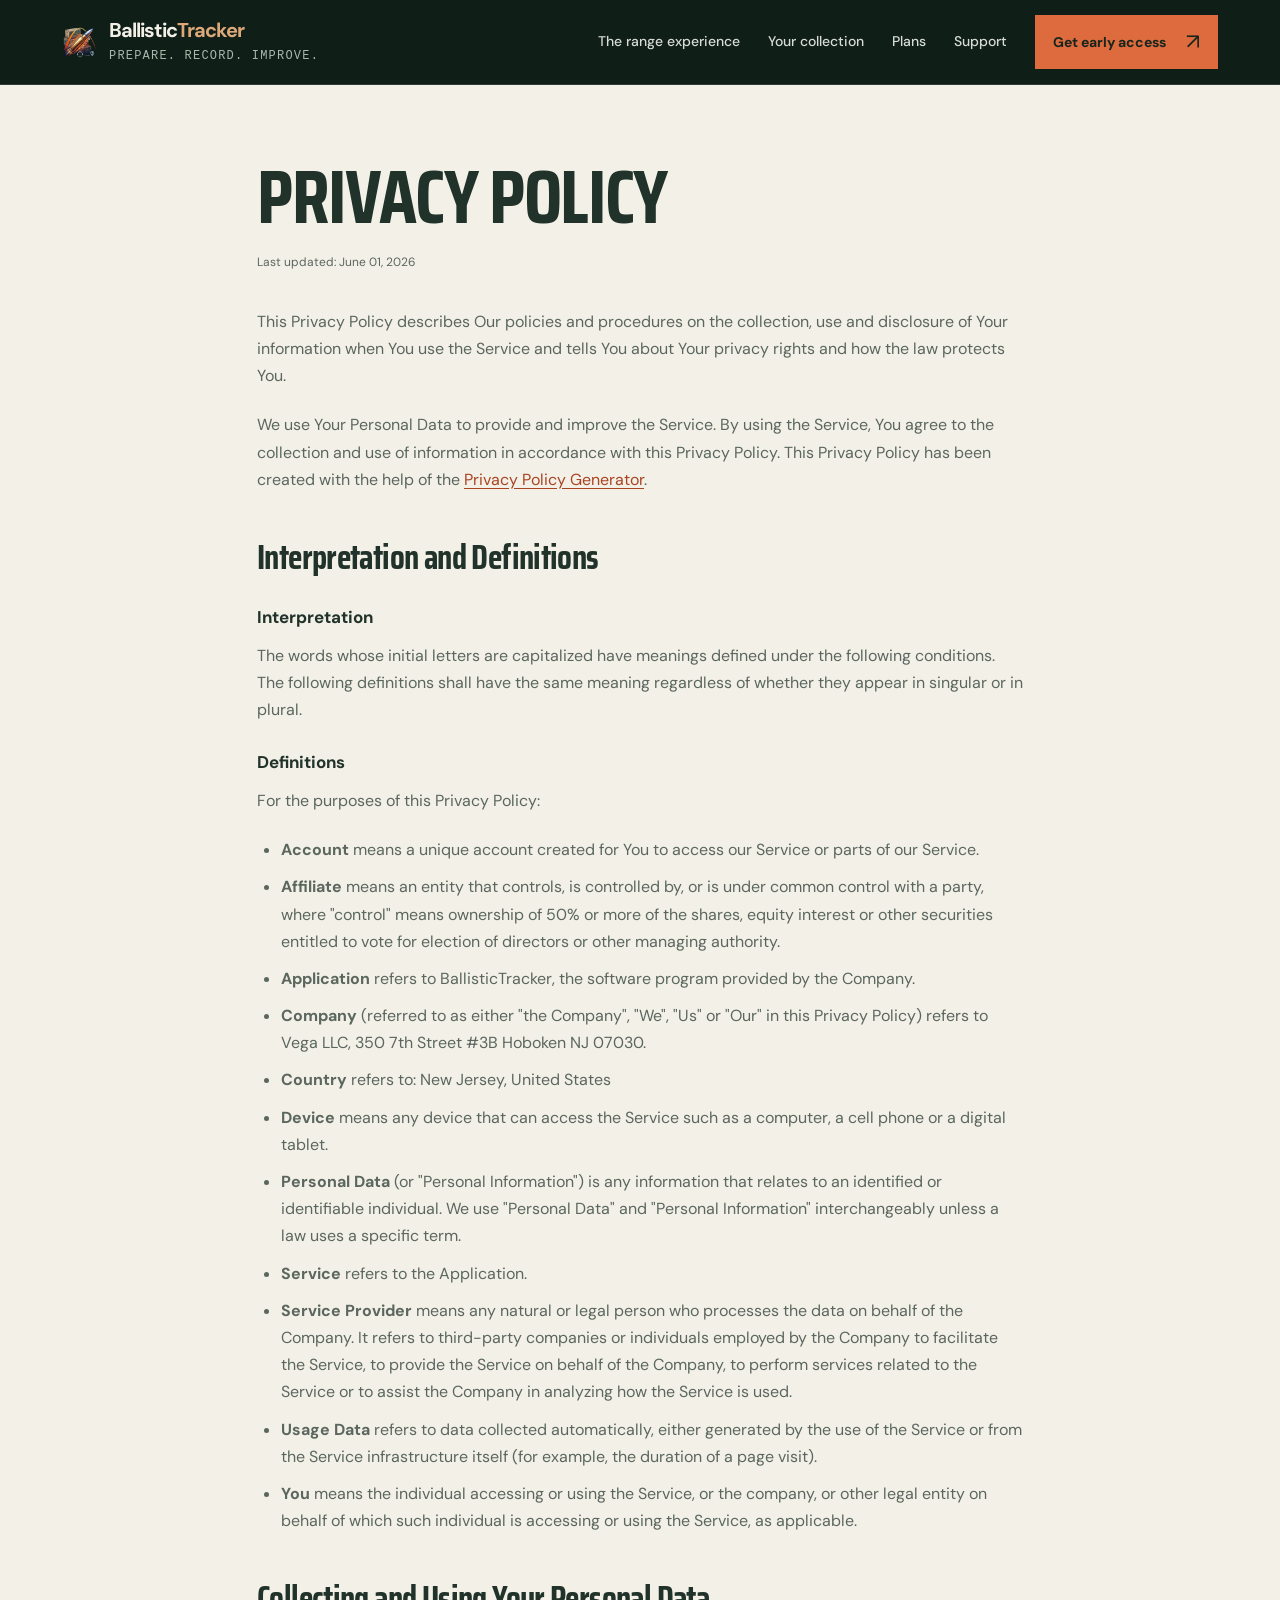
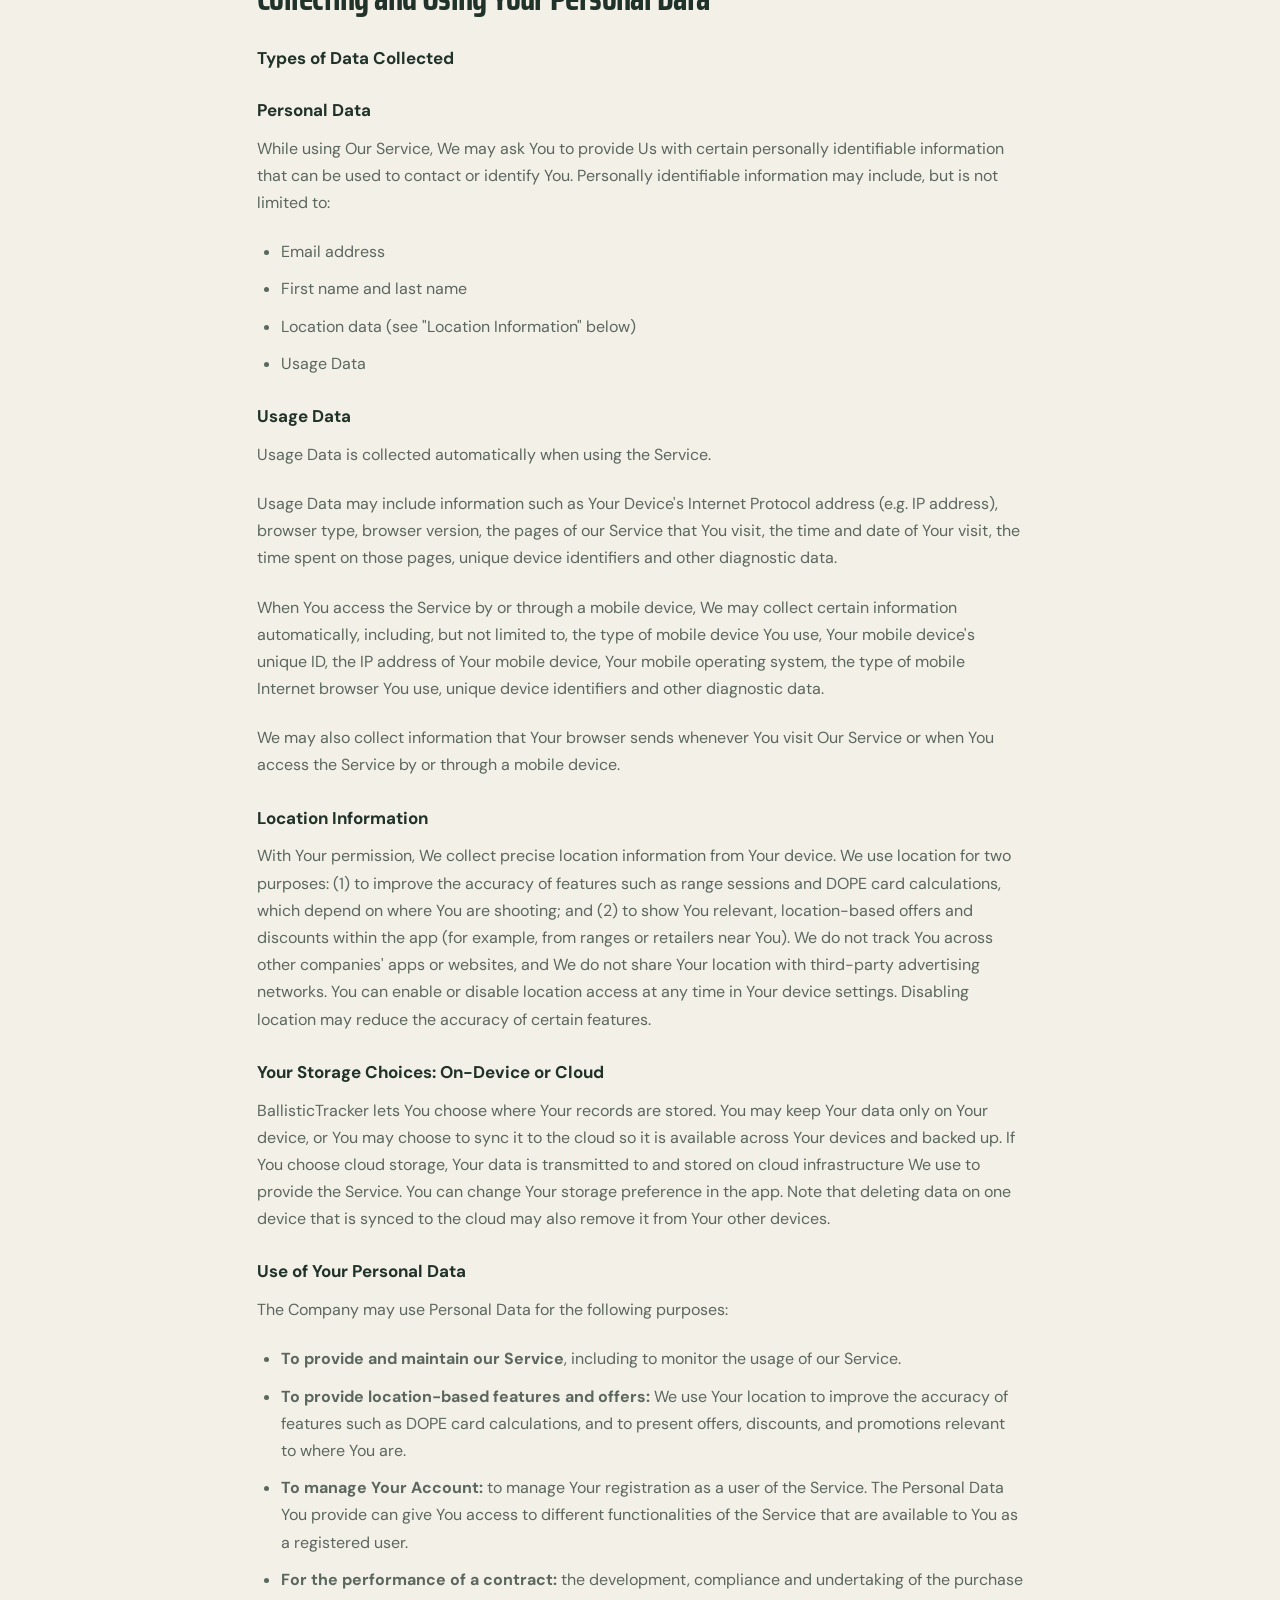
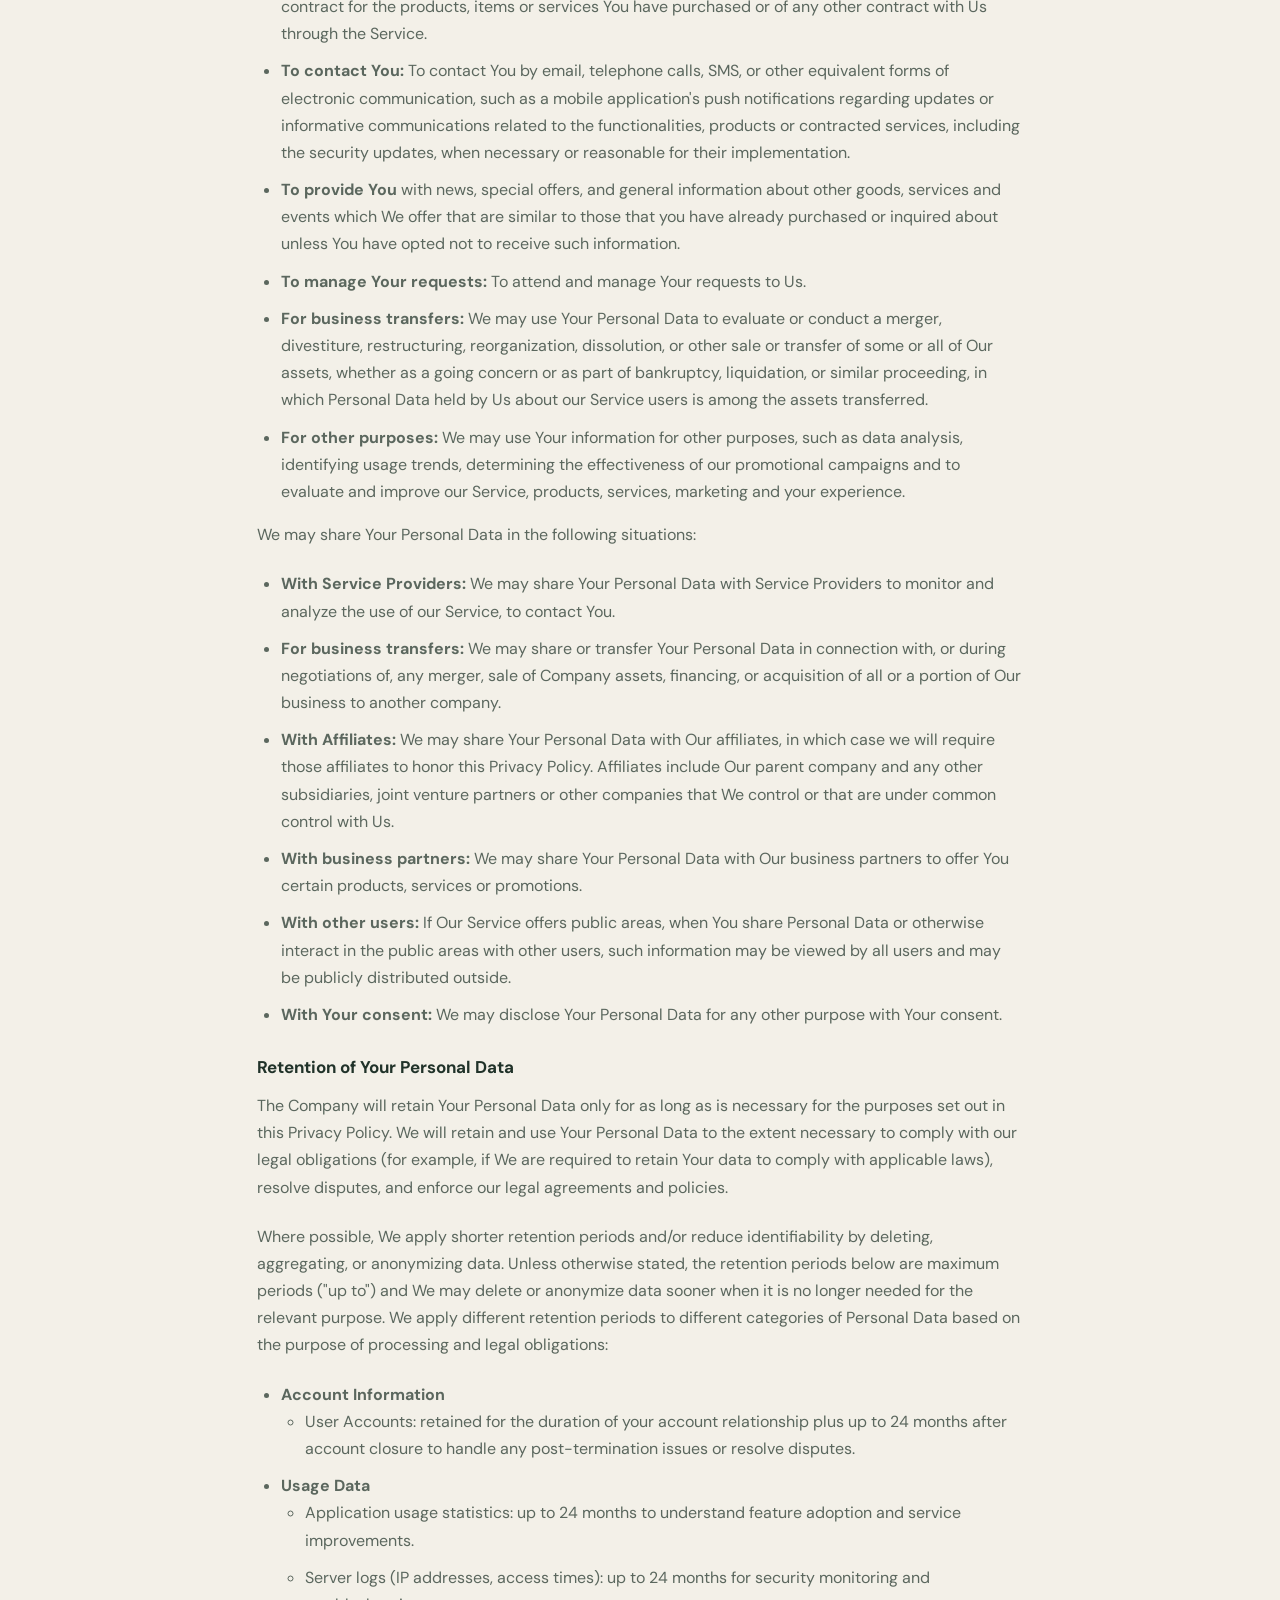
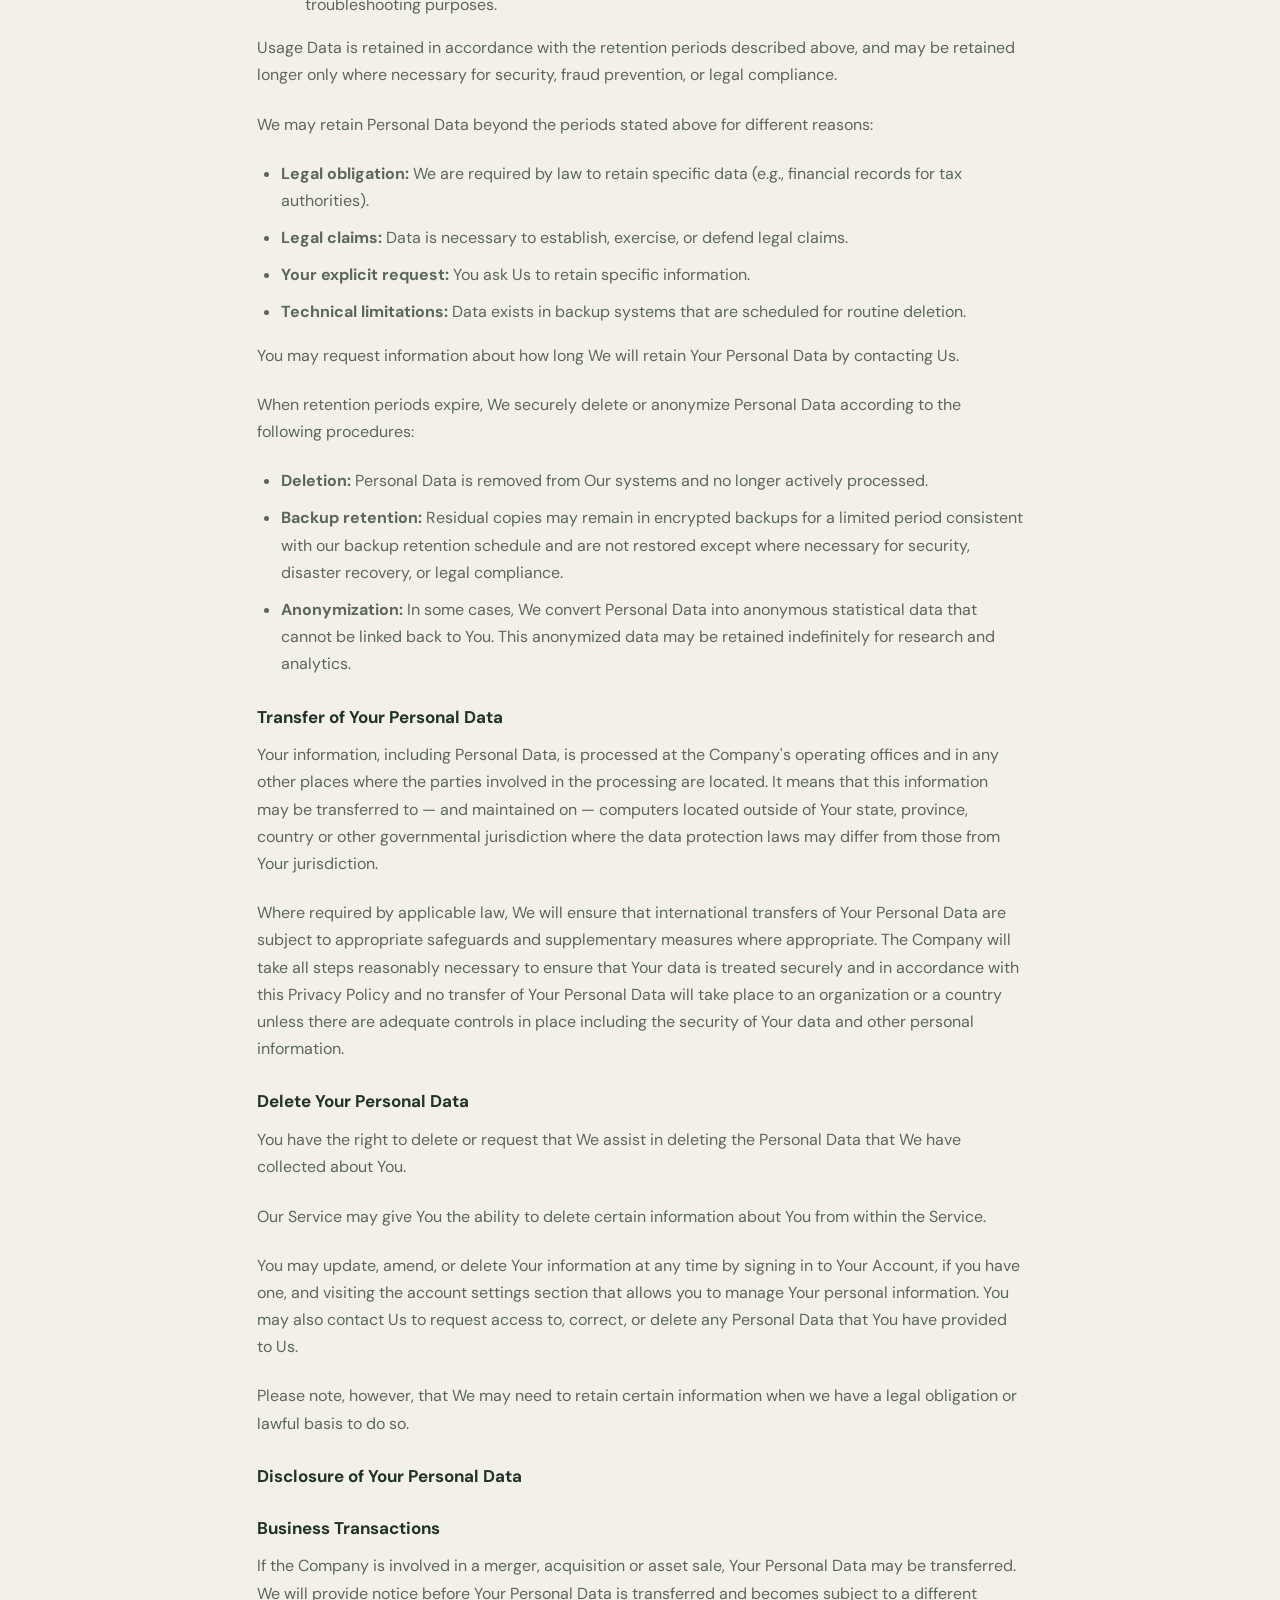
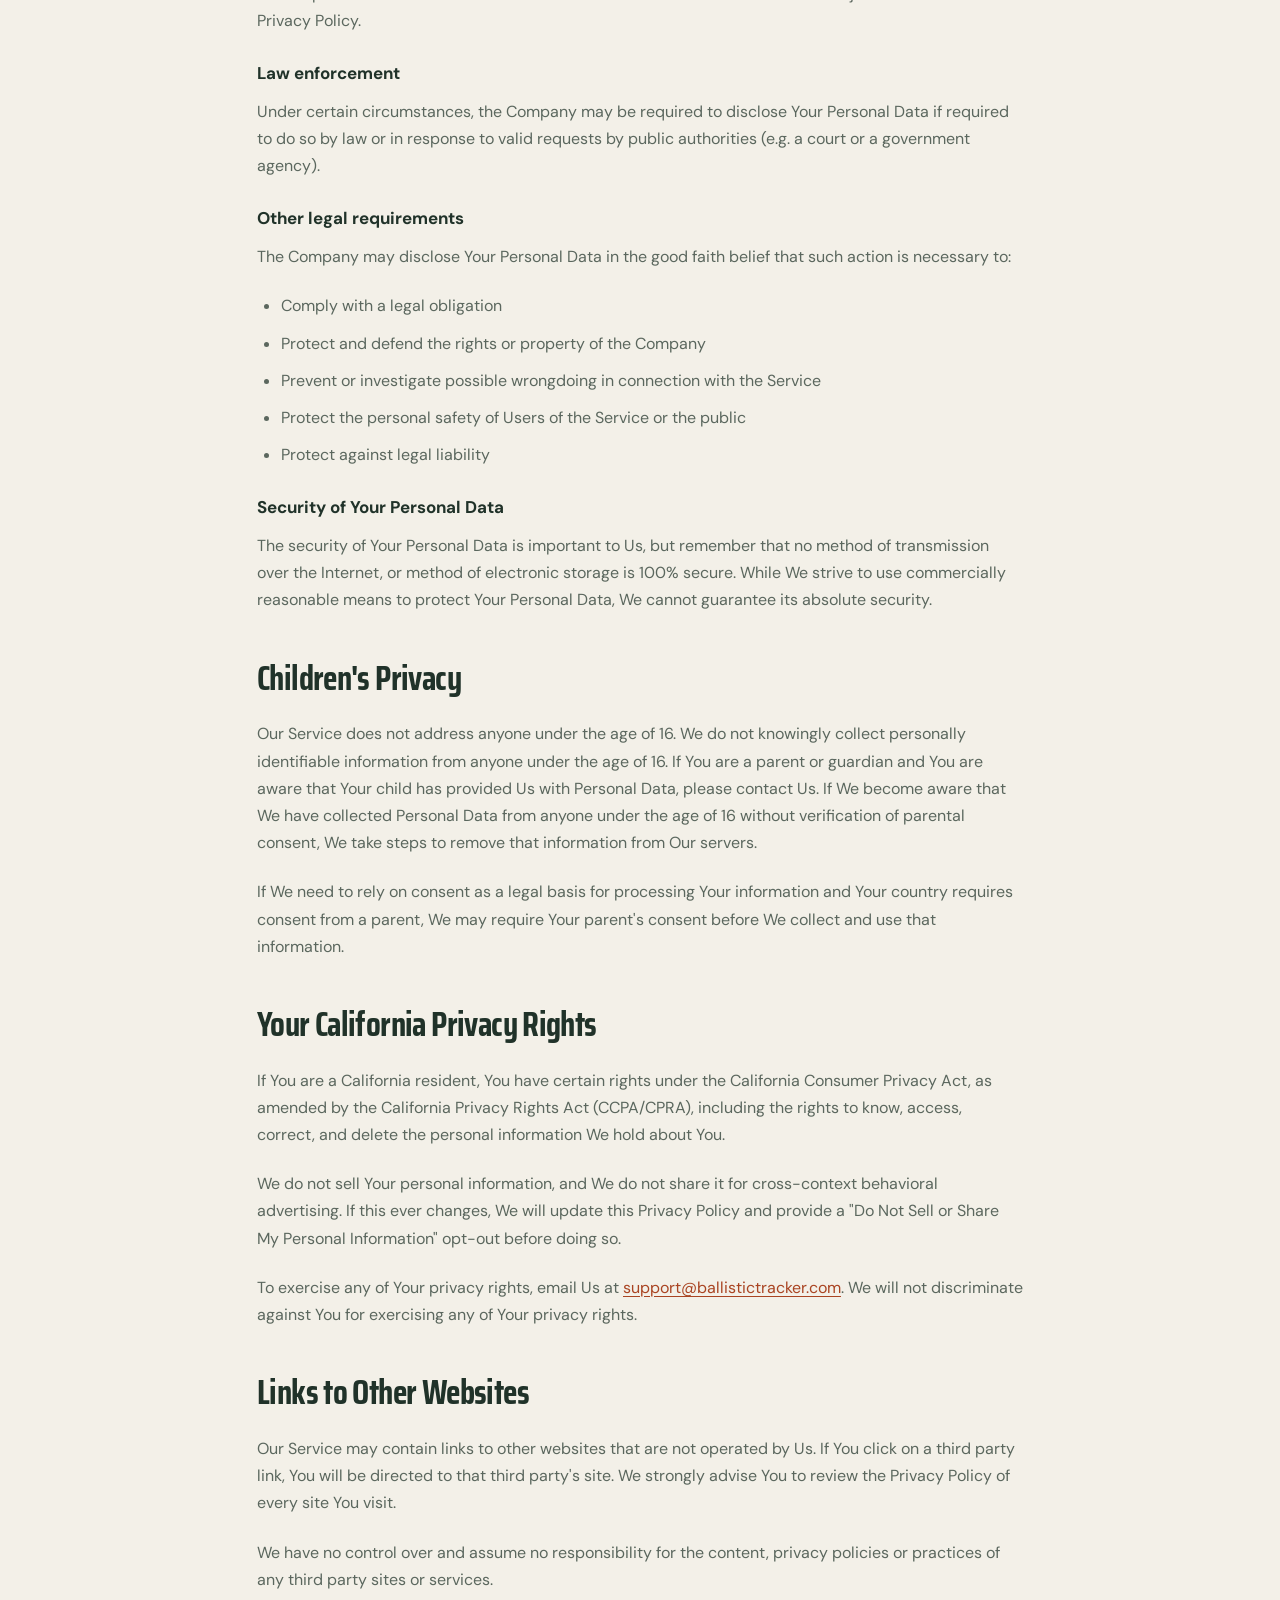
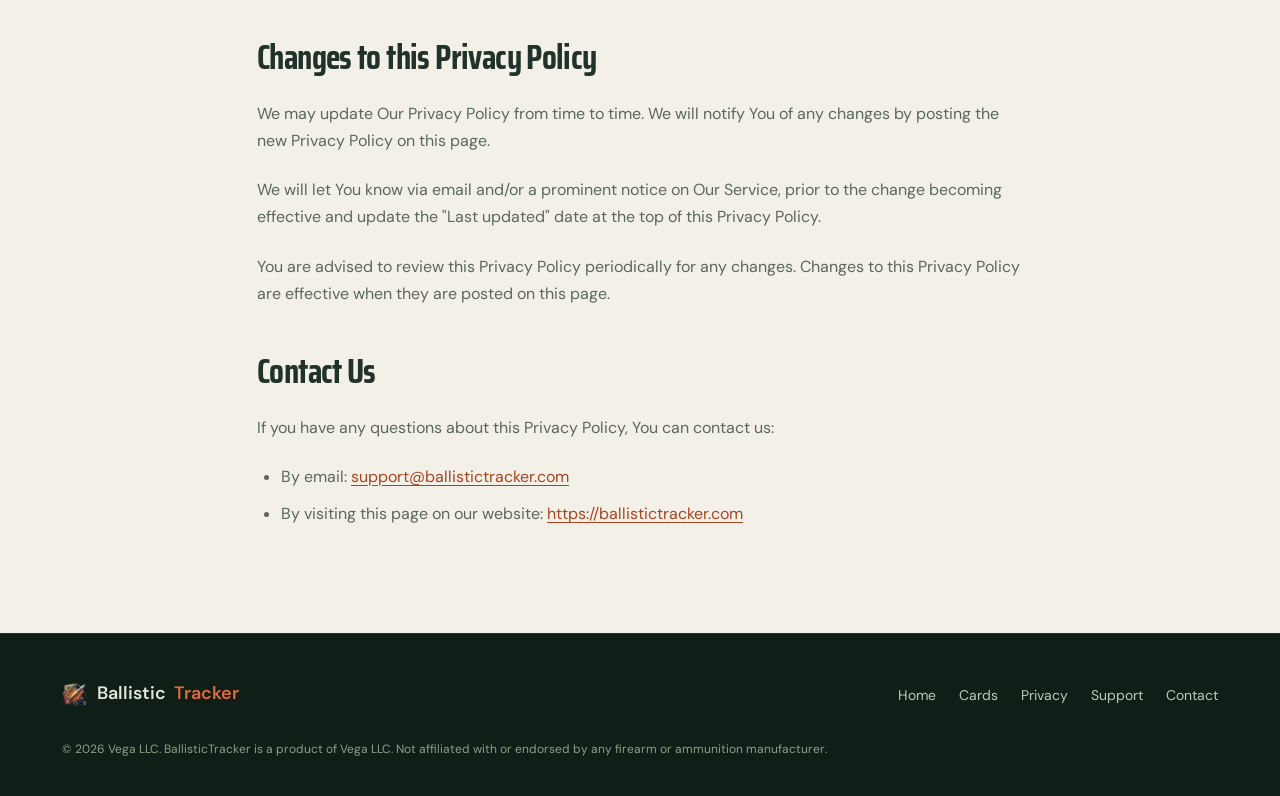
<file: privacy.html>
<!DOCTYPE html>
<html lang="en">
<head>
  <meta charset="UTF-8" />
  <meta name="viewport" content="width=device-width, initial-scale=1" />
  <title>Privacy Policy — BallisticTracker</title>
  <meta name="description" content="BallisticTracker Privacy Policy — how Vega LLC collects, uses, retains, and protects your information when you use the app." />
  <meta name="theme-color" content="#172b22" />
  <link rel="canonical" href="https://ballistictracker.com/privacy.html" />
  <link rel="icon" type="image/png" href="assets/favicon.png" />
  <link rel="apple-touch-icon" href="assets/favicon.png" />
  <meta property="og:title" content="Privacy Policy — BallisticTracker" />
  <meta property="og:description" content="How Vega LLC collects, uses, retains, and protects your information when you use BallisticTracker." />
  <meta property="og:type" content="website" />
  <meta property="og:url" content="https://ballistictracker.com/privacy.html" />
  <meta property="og:image" content="https://ballistictracker.com/assets/og.png" />
  <meta name="twitter:card" content="summary_large_image" />
  <link rel="preconnect" href="https://fonts.googleapis.com" />
  <link rel="preconnect" href="https://fonts.gstatic.com" crossorigin />
  <link rel="stylesheet" href="https://fonts.googleapis.com/css2?family=DM+Sans:wght@400;500;600;700&amp;family=Saira+Condensed:wght@600;700;800&amp;display=swap" />
  <link rel="stylesheet" href="styles.css" />
  <script src="script.js" defer></script>
</head>
<body class="pre-launch">

<a class="skip-link" href="#main">Skip to content</a>
<header class="nav"><div class="wrap nav-inner">
<a class="brand" href="/" aria-label="BallisticTracker home"><img src="assets/logo.png" alt="" width="36" height="36"><span>Ballistic<b>Tracker</b><small>PREPARE. RECORD. IMPROVE.</small></span></a>
<button class="menu-toggle" type="button" aria-expanded="false" aria-controls="primary-nav"><span>Menu</span><span class="menu-lines" aria-hidden="true"></span></button>
<nav id="primary-nav" class="nav-links" aria-label="Main navigation">
<a class="lnk" href="/#range">The range experience</a><a class="lnk" href="/#collection">Your collection</a><a class="lnk" href="/#pricing">Plans</a><a class="lnk" href="support.html">Support</a>
<a class="btn btn-primary cta-waitlist" href="/#waitlist">Get early access <span aria-hidden="true">↗</span></a><a class="btn btn-primary cta-launched" href="https://apps.apple.com/app/idREPLACE-ME">Download on the App Store <span aria-hidden="true">↗</span></a>
</nav></div></header>

  <main id="main" class="legal">
    <div class="wrap">
      <h1>Privacy Policy</h1>
      <p class="updated">Last updated: June 01, 2026</p>

      <p>This Privacy Policy describes Our policies and procedures on the collection, use and disclosure of Your information when You use the Service and tells You about Your privacy rights and how the law protects You.</p>
      <p>We use Your Personal Data to provide and improve the Service. By using the Service, You agree to the collection and use of information in accordance with this Privacy Policy. This Privacy Policy has been created with the help of the <a href="https://www.termsfeed.com/privacy-policy-generator/" rel="nofollow">Privacy Policy Generator</a>.</p>

      <h2>Interpretation and Definitions</h2>

      <h3>Interpretation</h3>
      <p>The words whose initial letters are capitalized have meanings defined under the following conditions. The following definitions shall have the same meaning regardless of whether they appear in singular or in plural.</p>

      <h3>Definitions</h3>
      <p>For the purposes of this Privacy Policy:</p>
      <ul>
        <li><strong>Account</strong> means a unique account created for You to access our Service or parts of our Service.</li>
        <li><strong>Affiliate</strong> means an entity that controls, is controlled by, or is under common control with a party, where "control" means ownership of 50% or more of the shares, equity interest or other securities entitled to vote for election of directors or other managing authority.</li>
        <li><strong>Application</strong> refers to BallisticTracker, the software program provided by the Company.</li>
        <li><strong>Company</strong> (referred to as either "the Company", "We", "Us" or "Our" in this Privacy Policy) refers to Vega LLC, 350 7th Street #3B Hoboken NJ 07030.</li>
        <li><strong>Country</strong> refers to: New Jersey, United States</li>
        <li><strong>Device</strong> means any device that can access the Service such as a computer, a cell phone or a digital tablet.</li>
        <li><strong>Personal Data</strong> (or "Personal Information") is any information that relates to an identified or identifiable individual. We use "Personal Data" and "Personal Information" interchangeably unless a law uses a specific term.</li>
        <li><strong>Service</strong> refers to the Application.</li>
        <li><strong>Service Provider</strong> means any natural or legal person who processes the data on behalf of the Company. It refers to third-party companies or individuals employed by the Company to facilitate the Service, to provide the Service on behalf of the Company, to perform services related to the Service or to assist the Company in analyzing how the Service is used.</li>
        <li><strong>Usage Data</strong> refers to data collected automatically, either generated by the use of the Service or from the Service infrastructure itself (for example, the duration of a page visit).</li>
        <li><strong>You</strong> means the individual accessing or using the Service, or the company, or other legal entity on behalf of which such individual is accessing or using the Service, as applicable.</li>
      </ul>

      <h2>Collecting and Using Your Personal Data</h2>

      <h3>Types of Data Collected</h3>

      <h3>Personal Data</h3>
      <p>While using Our Service, We may ask You to provide Us with certain personally identifiable information that can be used to contact or identify You. Personally identifiable information may include, but is not limited to:</p>
      <ul>
        <li>Email address</li>
        <li>First name and last name</li>
        <li>Location data (see "Location Information" below)</li>
        <li>Usage Data</li>
      </ul>

      <h3>Usage Data</h3>
      <p>Usage Data is collected automatically when using the Service.</p>
      <p>Usage Data may include information such as Your Device's Internet Protocol address (e.g. IP address), browser type, browser version, the pages of our Service that You visit, the time and date of Your visit, the time spent on those pages, unique device identifiers and other diagnostic data.</p>
      <p>When You access the Service by or through a mobile device, We may collect certain information automatically, including, but not limited to, the type of mobile device You use, Your mobile device's unique ID, the IP address of Your mobile device, Your mobile operating system, the type of mobile Internet browser You use, unique device identifiers and other diagnostic data.</p>
      <p>We may also collect information that Your browser sends whenever You visit Our Service or when You access the Service by or through a mobile device.</p>

      <h3>Location Information</h3>
      <p>With Your permission, We collect precise location information from Your device. We use location for two purposes: (1) to improve the accuracy of features such as range sessions and DOPE card calculations, which depend on where You are shooting; and (2) to show You relevant, location-based offers and discounts within the app (for example, from ranges or retailers near You). We do not track You across other companies' apps or websites, and We do not share Your location with third-party advertising networks. You can enable or disable location access at any time in Your device settings. Disabling location may reduce the accuracy of certain features.</p>

      <h3>Your Storage Choices: On-Device or Cloud</h3>
      <p>BallisticTracker lets You choose where Your records are stored. You may keep Your data only on Your device, or You may choose to sync it to the cloud so it is available across Your devices and backed up. If You choose cloud storage, Your data is transmitted to and stored on cloud infrastructure We use to provide the Service. You can change Your storage preference in the app. Note that deleting data on one device that is synced to the cloud may also remove it from Your other devices.</p>

      <h3>Use of Your Personal Data</h3>
      <p>The Company may use Personal Data for the following purposes:</p>
      <ul>
        <li><strong>To provide and maintain our Service</strong>, including to monitor the usage of our Service.</li>
        <li><strong>To provide location-based features and offers:</strong> We use Your location to improve the accuracy of features such as DOPE card calculations, and to present offers, discounts, and promotions relevant to where You are.</li>
        <li><strong>To manage Your Account:</strong> to manage Your registration as a user of the Service. The Personal Data You provide can give You access to different functionalities of the Service that are available to You as a registered user.</li>
        <li><strong>For the performance of a contract:</strong> the development, compliance and undertaking of the purchase contract for the products, items or services You have purchased or of any other contract with Us through the Service.</li>
        <li><strong>To contact You:</strong> To contact You by email, telephone calls, SMS, or other equivalent forms of electronic communication, such as a mobile application's push notifications regarding updates or informative communications related to the functionalities, products or contracted services, including the security updates, when necessary or reasonable for their implementation.</li>
        <li><strong>To provide You</strong> with news, special offers, and general information about other goods, services and events which We offer that are similar to those that you have already purchased or inquired about unless You have opted not to receive such information.</li>
        <li><strong>To manage Your requests:</strong> To attend and manage Your requests to Us.</li>
        <li><strong>For business transfers:</strong> We may use Your Personal Data to evaluate or conduct a merger, divestiture, restructuring, reorganization, dissolution, or other sale or transfer of some or all of Our assets, whether as a going concern or as part of bankruptcy, liquidation, or similar proceeding, in which Personal Data held by Us about our Service users is among the assets transferred.</li>
        <li><strong>For other purposes:</strong> We may use Your information for other purposes, such as data analysis, identifying usage trends, determining the effectiveness of our promotional campaigns and to evaluate and improve our Service, products, services, marketing and your experience.</li>
      </ul>

      <p>We may share Your Personal Data in the following situations:</p>
      <ul>
        <li><strong>With Service Providers:</strong> We may share Your Personal Data with Service Providers to monitor and analyze the use of our Service, to contact You.</li>
        <li><strong>For business transfers:</strong> We may share or transfer Your Personal Data in connection with, or during negotiations of, any merger, sale of Company assets, financing, or acquisition of all or a portion of Our business to another company.</li>
        <li><strong>With Affiliates:</strong> We may share Your Personal Data with Our affiliates, in which case we will require those affiliates to honor this Privacy Policy. Affiliates include Our parent company and any other subsidiaries, joint venture partners or other companies that We control or that are under common control with Us.</li>
        <li><strong>With business partners:</strong> We may share Your Personal Data with Our business partners to offer You certain products, services or promotions.</li>
        <li><strong>With other users:</strong> If Our Service offers public areas, when You share Personal Data or otherwise interact in the public areas with other users, such information may be viewed by all users and may be publicly distributed outside.</li>
        <li><strong>With Your consent:</strong> We may disclose Your Personal Data for any other purpose with Your consent.</li>
      </ul>

      <h3>Retention of Your Personal Data</h3>
      <p>The Company will retain Your Personal Data only for as long as is necessary for the purposes set out in this Privacy Policy. We will retain and use Your Personal Data to the extent necessary to comply with our legal obligations (for example, if We are required to retain Your data to comply with applicable laws), resolve disputes, and enforce our legal agreements and policies.</p>
      <p>Where possible, We apply shorter retention periods and/or reduce identifiability by deleting, aggregating, or anonymizing data. Unless otherwise stated, the retention periods below are maximum periods ("up to") and We may delete or anonymize data sooner when it is no longer needed for the relevant purpose. We apply different retention periods to different categories of Personal Data based on the purpose of processing and legal obligations:</p>
      <ul>
        <li><strong>Account Information</strong>
          <ul>
            <li>User Accounts: retained for the duration of your account relationship plus up to 24 months after account closure to handle any post-termination issues or resolve disputes.</li>
          </ul>
        </li>
        <li><strong>Usage Data</strong>
          <ul>
            <li>Application usage statistics: up to 24 months to understand feature adoption and service improvements.</li>
            <li>Server logs (IP addresses, access times): up to 24 months for security monitoring and troubleshooting purposes.</li>
          </ul>
        </li>
      </ul>
      <p>Usage Data is retained in accordance with the retention periods described above, and may be retained longer only where necessary for security, fraud prevention, or legal compliance.</p>
      <p>We may retain Personal Data beyond the periods stated above for different reasons:</p>
      <ul>
        <li><strong>Legal obligation:</strong> We are required by law to retain specific data (e.g., financial records for tax authorities).</li>
        <li><strong>Legal claims:</strong> Data is necessary to establish, exercise, or defend legal claims.</li>
        <li><strong>Your explicit request:</strong> You ask Us to retain specific information.</li>
        <li><strong>Technical limitations:</strong> Data exists in backup systems that are scheduled for routine deletion.</li>
      </ul>
      <p>You may request information about how long We will retain Your Personal Data by contacting Us.</p>
      <p>When retention periods expire, We securely delete or anonymize Personal Data according to the following procedures:</p>
      <ul>
        <li><strong>Deletion:</strong> Personal Data is removed from Our systems and no longer actively processed.</li>
        <li><strong>Backup retention:</strong> Residual copies may remain in encrypted backups for a limited period consistent with our backup retention schedule and are not restored except where necessary for security, disaster recovery, or legal compliance.</li>
        <li><strong>Anonymization:</strong> In some cases, We convert Personal Data into anonymous statistical data that cannot be linked back to You. This anonymized data may be retained indefinitely for research and analytics.</li>
      </ul>

      <h3>Transfer of Your Personal Data</h3>
      <p>Your information, including Personal Data, is processed at the Company's operating offices and in any other places where the parties involved in the processing are located. It means that this information may be transferred to — and maintained on — computers located outside of Your state, province, country or other governmental jurisdiction where the data protection laws may differ from those from Your jurisdiction.</p>
      <p>Where required by applicable law, We will ensure that international transfers of Your Personal Data are subject to appropriate safeguards and supplementary measures where appropriate. The Company will take all steps reasonably necessary to ensure that Your data is treated securely and in accordance with this Privacy Policy and no transfer of Your Personal Data will take place to an organization or a country unless there are adequate controls in place including the security of Your data and other personal information.</p>

      <h3>Delete Your Personal Data</h3>
      <p>You have the right to delete or request that We assist in deleting the Personal Data that We have collected about You.</p>
      <p>Our Service may give You the ability to delete certain information about You from within the Service.</p>
      <p>You may update, amend, or delete Your information at any time by signing in to Your Account, if you have one, and visiting the account settings section that allows you to manage Your personal information. You may also contact Us to request access to, correct, or delete any Personal Data that You have provided to Us.</p>
      <p>Please note, however, that We may need to retain certain information when we have a legal obligation or lawful basis to do so.</p>

      <h3>Disclosure of Your Personal Data</h3>

      <h3>Business Transactions</h3>
      <p>If the Company is involved in a merger, acquisition or asset sale, Your Personal Data may be transferred. We will provide notice before Your Personal Data is transferred and becomes subject to a different Privacy Policy.</p>

      <h3>Law enforcement</h3>
      <p>Under certain circumstances, the Company may be required to disclose Your Personal Data if required to do so by law or in response to valid requests by public authorities (e.g. a court or a government agency).</p>

      <h3>Other legal requirements</h3>
      <p>The Company may disclose Your Personal Data in the good faith belief that such action is necessary to:</p>
      <ul>
        <li>Comply with a legal obligation</li>
        <li>Protect and defend the rights or property of the Company</li>
        <li>Prevent or investigate possible wrongdoing in connection with the Service</li>
        <li>Protect the personal safety of Users of the Service or the public</li>
        <li>Protect against legal liability</li>
      </ul>

      <h3>Security of Your Personal Data</h3>
      <p>The security of Your Personal Data is important to Us, but remember that no method of transmission over the Internet, or method of electronic storage is 100% secure. While We strive to use commercially reasonable means to protect Your Personal Data, We cannot guarantee its absolute security.</p>

      <h2>Children's Privacy</h2>
      <p>Our Service does not address anyone under the age of 16. We do not knowingly collect personally identifiable information from anyone under the age of 16. If You are a parent or guardian and You are aware that Your child has provided Us with Personal Data, please contact Us. If We become aware that We have collected Personal Data from anyone under the age of 16 without verification of parental consent, We take steps to remove that information from Our servers.</p>
      <p>If We need to rely on consent as a legal basis for processing Your information and Your country requires consent from a parent, We may require Your parent's consent before We collect and use that information.</p>

      <h2>Your California Privacy Rights</h2>
      <p>If You are a California resident, You have certain rights under the California Consumer Privacy Act, as amended by the California Privacy Rights Act (CCPA/CPRA), including the rights to know, access, correct, and delete the personal information We hold about You.</p>
      <p>We do not sell Your personal information, and We do not share it for cross-context behavioral advertising. If this ever changes, We will update this Privacy Policy and provide a "Do Not Sell or Share My Personal Information" opt-out before doing so.</p>
      <p>To exercise any of Your privacy rights, email Us at <a href="mailto:support@ballistictracker.com">support@ballistictracker.com</a>. We will not discriminate against You for exercising any of Your privacy rights.</p>

      <h2>Links to Other Websites</h2>
      <p>Our Service may contain links to other websites that are not operated by Us. If You click on a third party link, You will be directed to that third party's site. We strongly advise You to review the Privacy Policy of every site You visit.</p>
      <p>We have no control over and assume no responsibility for the content, privacy policies or practices of any third party sites or services.</p>

      <h2>Changes to this Privacy Policy</h2>
      <p>We may update Our Privacy Policy from time to time. We will notify You of any changes by posting the new Privacy Policy on this page.</p>
      <p>We will let You know via email and/or a prominent notice on Our Service, prior to the change becoming effective and update the "Last updated" date at the top of this Privacy Policy.</p>
      <p>You are advised to review this Privacy Policy periodically for any changes. Changes to this Privacy Policy are effective when they are posted on this page.</p>

      <h2>Contact Us</h2>
      <p>If you have any questions about this Privacy Policy, You can contact us:</p>
      <ul>
        <li>By email: <a href="mailto:support@ballistictracker.com">support@ballistictracker.com</a></li>
        <li>By visiting this page on our website: <a href="https://ballistictracker.com">https://ballistictracker.com</a></li>
      </ul>
    </div>
  </main>

  <footer>
    <div class="wrap">
      <div class="foot-grid">
        <div class="foot-brand"><img src="assets/logo.png" alt="" /> Ballistic<span style="color:var(--accent)">Tracker</span></div>
        <div class="foot-links">
          <a href="/">Home</a>
          <a href="/#cards">Cards</a>
          <a href="privacy.html">Privacy</a>
          <a href="support.html">Support</a>
          <a href="mailto:support@ballistictracker.com">Contact</a>
        </div>
      </div>
      <p class="foot-fine">© 2026 Vega LLC. BallisticTracker is a product of Vega LLC. Not affiliated with or endorsed by any firearm or ammunition manufacturer.</p>
    </div>
  </footer>

</body>
</html>
</file>
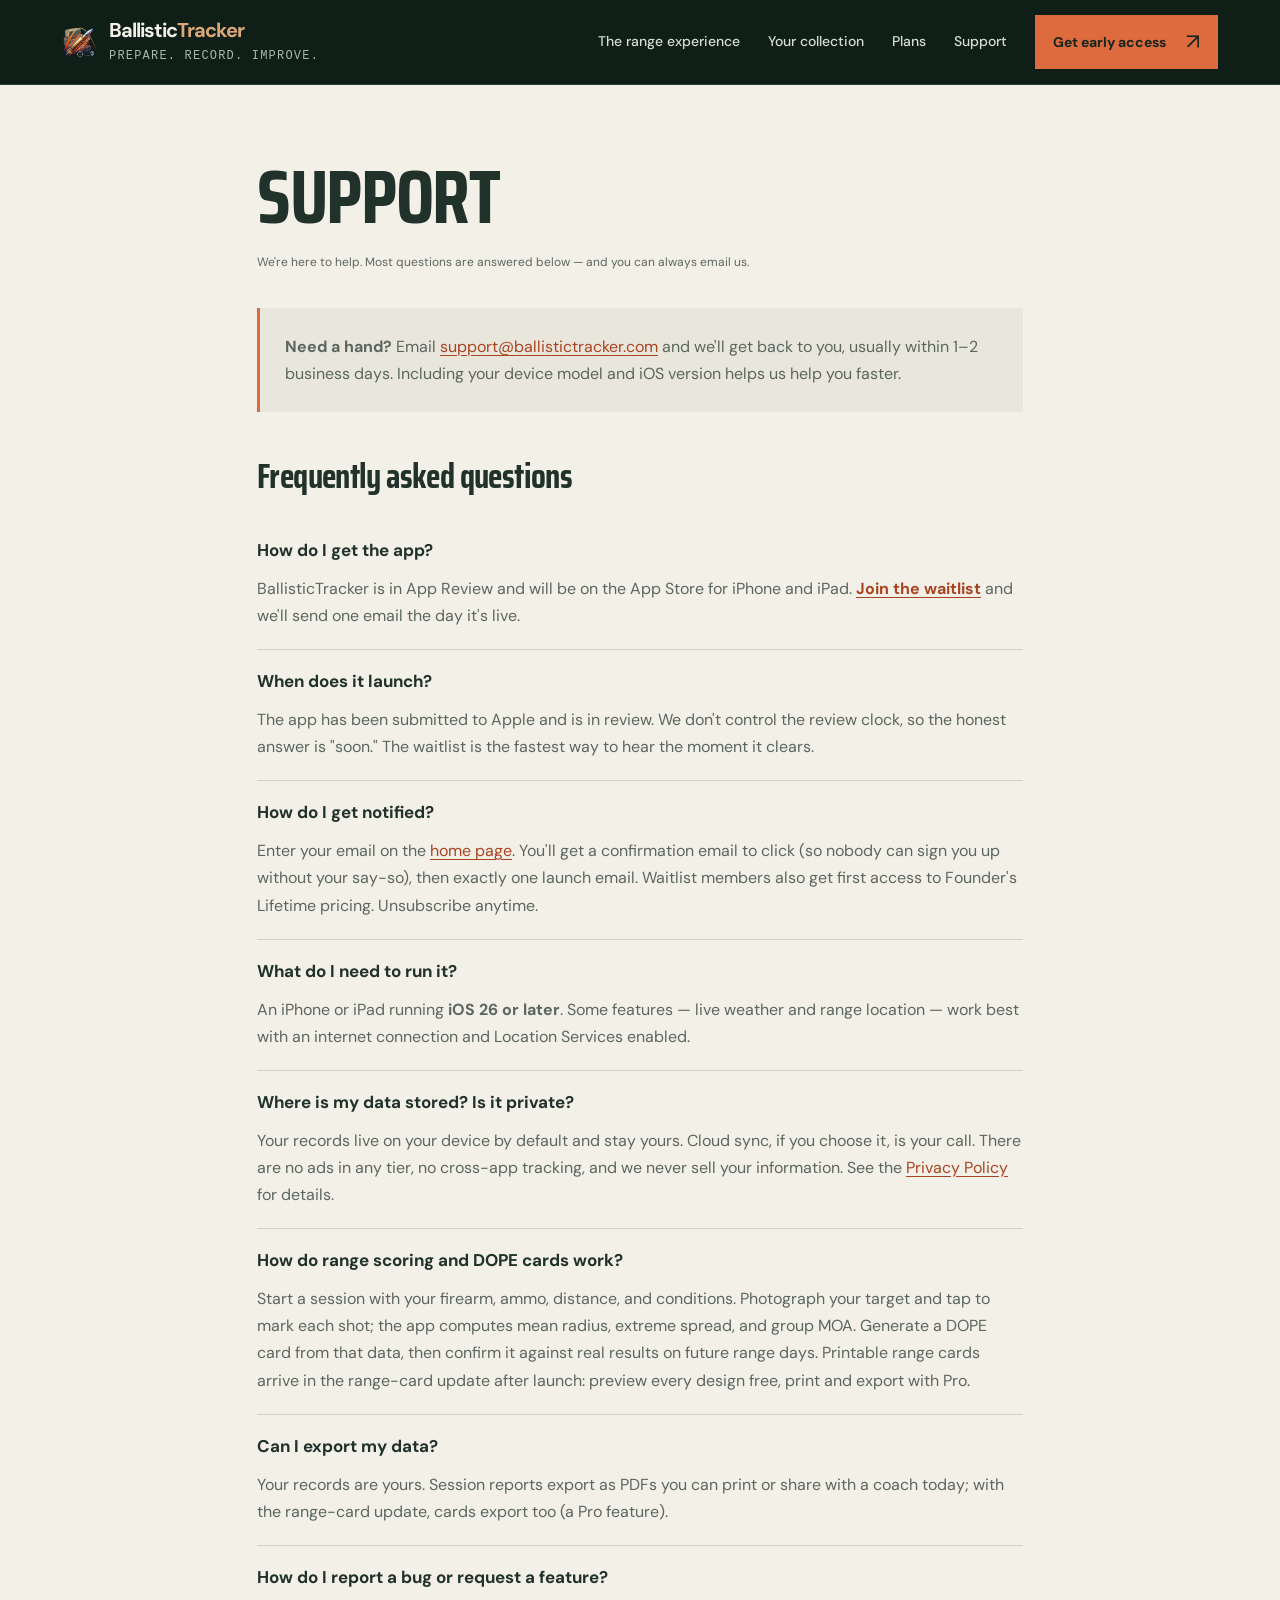
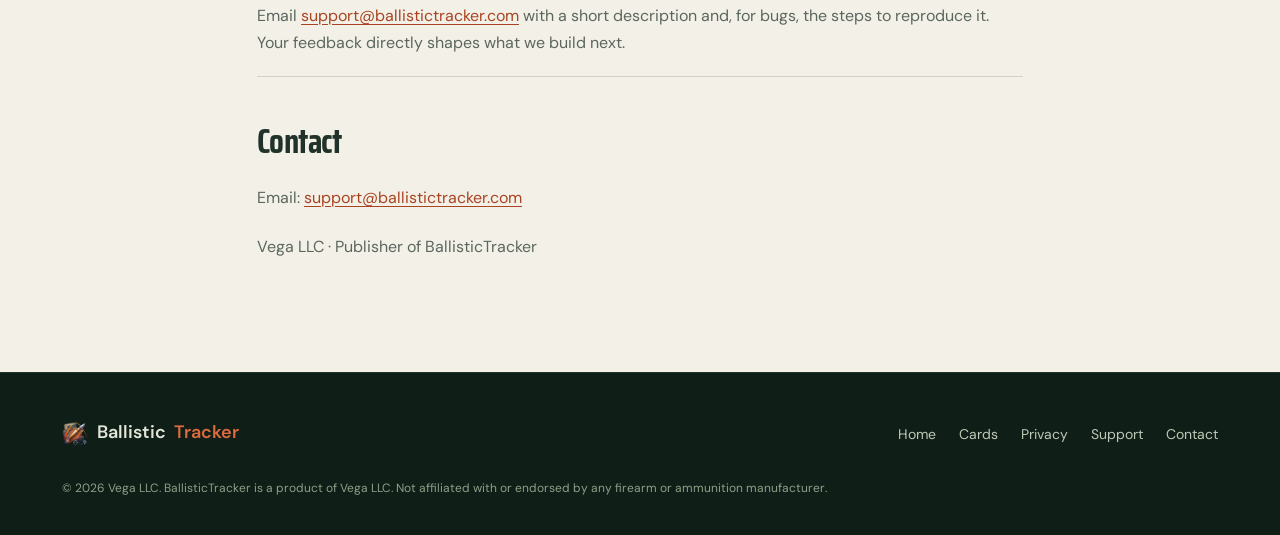
<file: support.html>
<!DOCTYPE html>
<html lang="en">
<head>
  <meta charset="UTF-8" />
  <meta name="viewport" content="width=device-width, initial-scale=1" />
  <title>Support — BallisticTracker</title>
  <meta name="description" content="BallisticTracker support: launch timing, how to get notified, system requirements, how your data is stored, and how to reach us." />
  <meta name="theme-color" content="#172b22" />
  <link rel="canonical" href="https://ballistictracker.com/support.html" />
  <link rel="icon" type="image/png" href="assets/favicon.png" />
  <link rel="apple-touch-icon" href="assets/favicon.png" />
  <meta property="og:title" content="Support — BallisticTracker" />
  <meta property="og:description" content="Launch timing, how to get notified, system requirements, how your data is stored, and how to reach us." />
  <meta property="og:type" content="website" />
  <meta property="og:url" content="https://ballistictracker.com/support.html" />
  <meta property="og:image" content="https://ballistictracker.com/assets/og.png" />
  <meta name="twitter:card" content="summary_large_image" />
  <link rel="preconnect" href="https://fonts.googleapis.com" />
  <link rel="preconnect" href="https://fonts.gstatic.com" crossorigin />
  <link rel="stylesheet" href="https://fonts.googleapis.com/css2?family=DM+Sans:wght@400;500;600;700&amp;family=Saira+Condensed:wght@600;700;800&amp;display=swap" />
  <link rel="stylesheet" href="styles.css" />
  <script src="script.js" defer></script>
</head>
<body class="pre-launch">

<a class="skip-link" href="#main">Skip to content</a>
<header class="nav"><div class="wrap nav-inner">
<a class="brand" href="/" aria-label="BallisticTracker home"><img src="assets/logo.png" alt="" width="36" height="36"><span>Ballistic<b>Tracker</b><small>PREPARE. RECORD. IMPROVE.</small></span></a>
<button class="menu-toggle" type="button" aria-expanded="false" aria-controls="primary-nav"><span>Menu</span><span class="menu-lines" aria-hidden="true"></span></button>
<nav id="primary-nav" class="nav-links" aria-label="Main navigation">
<a class="lnk" href="/#range">The range experience</a><a class="lnk" href="/#collection">Your collection</a><a class="lnk" href="/#pricing">Plans</a><a class="lnk" href="support.html">Support</a>
<a class="btn btn-primary cta-waitlist" href="/#waitlist">Get early access <span aria-hidden="true">↗</span></a><a class="btn btn-primary cta-launched" href="https://apps.apple.com/app/idREPLACE-ME">Download on the App Store <span aria-hidden="true">↗</span></a>
</nav></div></header>

  <main id="main" class="legal">
    <div class="wrap">
      <h1>Support</h1>
      <p class="updated">We're here to help. Most questions are answered below — and you can always email us.</p>

      <div class="summary">
        <p><strong>Need a hand?</strong> Email <a href="mailto:support@ballistictracker.com">support@ballistictracker.com</a> and we'll get back to you, usually within 1–2 business days. Including your device model and iOS version helps us help you faster.</p>
      </div>

      <h2>Frequently asked questions</h2>
      <div class="faq">
        <div class="q">
          <h3>How do I get the app?</h3>
          <p class="cta-waitlist">BallisticTracker is in App Review and will be on the App Store for iPhone and iPad. <a href="/#waitlist"><strong>Join the waitlist</strong></a> and we'll send one email the day it's live.</p>
          <p class="cta-launched">BallisticTracker is available on the App Store for iPhone and iPad. Tap <a href="https://apps.apple.com/app/idREPLACE-ME"><strong>Download on the App Store</strong></a> and install it like any other app.</p>
        </div>
        <div class="q cta-waitlist">
          <h3>When does it launch?</h3>
          <p>The app has been submitted to Apple and is in review. We don't control the review clock, so the honest answer is "soon." The waitlist is the fastest way to hear the moment it clears.</p>
        </div>
        <div class="q cta-waitlist">
          <h3>How do I get notified?</h3>
          <p>Enter your email on the <a href="/#waitlist">home page</a>. You'll get a confirmation email to click (so nobody can sign you up without your say-so), then exactly one launch email. Waitlist members also get first access to Founder's Lifetime pricing. Unsubscribe anytime.</p>
        </div>
        <div class="q">
          <h3>What do I need to run it?</h3>
          <p>An iPhone or iPad running <strong>iOS 26 or later</strong>. Some features — live weather and range location — work best with an internet connection and Location Services enabled.</p>
        </div>
        <div class="q">
          <h3>Where is my data stored? Is it private?</h3>
          <p>Your records live on your device by default and stay yours. Cloud sync, if you choose it, is your call. There are no ads in any tier, no cross-app tracking, and we never sell your information. See the <a href="privacy.html">Privacy Policy</a> for details.</p>
        </div>
        <div class="q">
          <h3>How do range scoring and DOPE cards work?</h3>
          <p>Start a session with your firearm, ammo, distance, and conditions. Photograph your target and tap to mark each shot; the app computes mean radius, extreme spread, and group MOA. Generate a DOPE card from that data, then confirm it against real results on future range days. Printable range cards arrive in the range-card update after launch: preview every design free, print and export with Pro.</p>
        </div>
        <div class="q">
          <h3>Can I export my data?</h3>
          <p>Your records are yours. Session reports export as PDFs you can print or share with a coach today; with the range-card update, cards export too (a Pro feature).</p>
        </div>
        <div class="q">
          <h3>How do I report a bug or request a feature?</h3>
          <p>Email <a href="mailto:support@ballistictracker.com">support@ballistictracker.com</a> with a short description and, for bugs, the steps to reproduce it. Your feedback directly shapes what we build next.</p>
        </div>
      </div>

      <h2>Contact</h2>
      <p>Email: <a href="mailto:support@ballistictracker.com">support@ballistictracker.com</a></p>
      <p class="muted" style="font-size:14px;margin-top:8px;">Vega LLC · Publisher of BallisticTracker</p>
    </div>
  </main>

  <footer>
    <div class="wrap">
      <div class="foot-grid">
        <div class="foot-brand"><img src="assets/logo.png" alt="" /> Ballistic<span style="color:var(--accent)">Tracker</span></div>
        <div class="foot-links">
          <a href="/">Home</a>
          <a href="/#cards">Cards</a>
          <a href="privacy.html">Privacy</a>
          <a href="support.html">Support</a>
          <a href="mailto:support@ballistictracker.com">Contact</a>
        </div>
      </div>
      <p class="foot-fine">© 2026 Vega LLC. BallisticTracker is a product of Vega LLC. Not affiliated with or endorsed by any firearm or ammunition manufacturer.</p>
    </div>
  </footer>

</body>
</html>
</file>
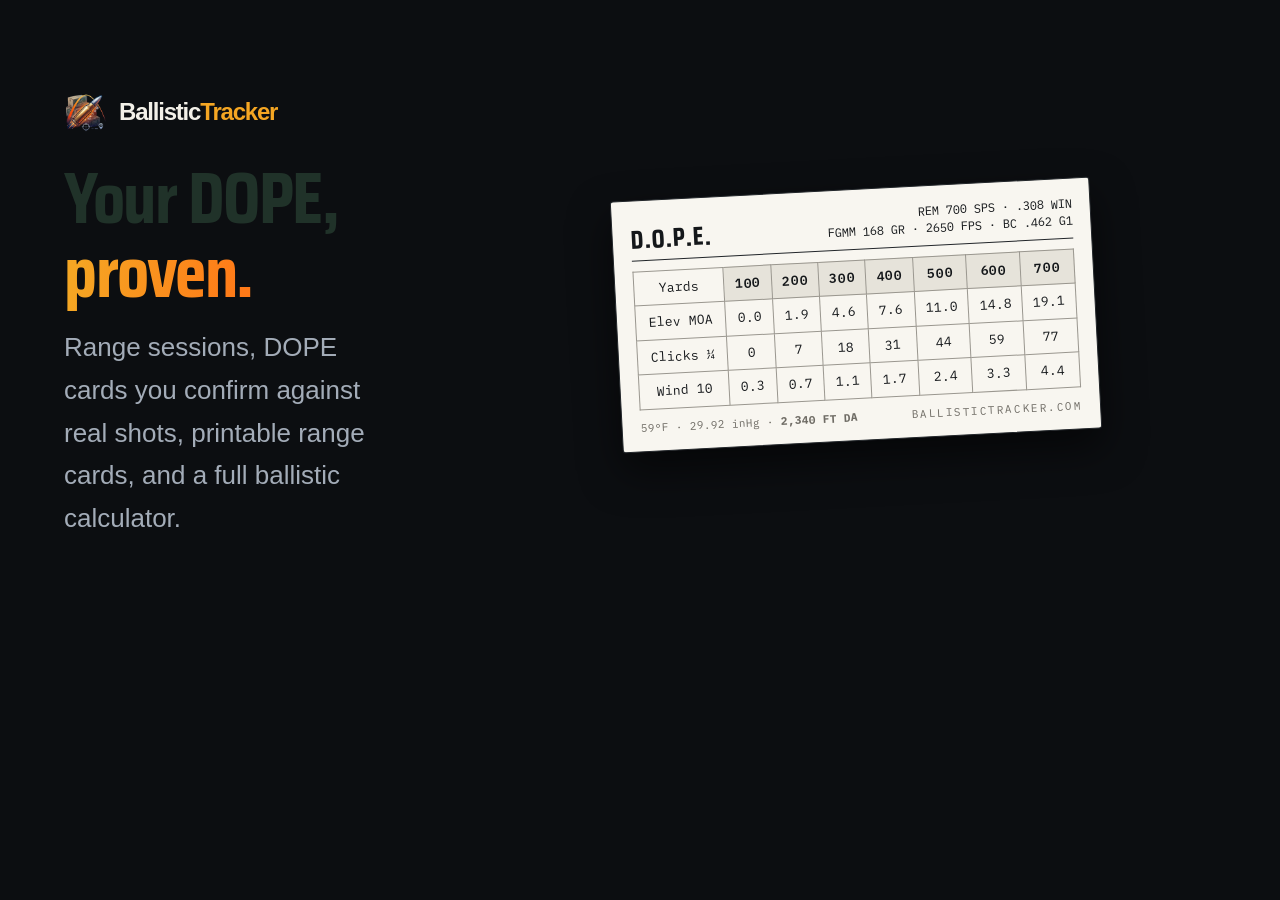
<file: assets/og.html>
<!DOCTYPE html>
<html lang="en"><head><meta charset="UTF-8"><title>BallisticTracker OG</title>
<link rel="stylesheet" href="https://fonts.googleapis.com/css2?family=IBM+Plex+Mono:wght@500;600&family=Saira+Condensed:wght@700&display=swap">
<link rel="stylesheet" href="../styles.css">
<style>
  html,body{margin:0;width:1200px;height:630px;overflow:hidden;background:#0c0e11}
  body::before{height:630px}
  .og{position:relative;width:1200px;height:630px;display:grid;grid-template-columns:1fr 520px;align-items:center;padding:0 64px;box-sizing:border-box}
  .og h1{font-size:74px;line-height:1;margin:0 0 18px;letter-spacing:-.02em}
  .og h1 .grad{background:linear-gradient(100deg,#f5a623 10%,#ff7a18 90%);-webkit-background-clip:text;background-clip:text;-webkit-text-fill-color:transparent}
  .og p{font-size:26px;color:#a3acb8;margin:0;max-width:22ch}
  .og .brand{margin-bottom:26px;font-size:24px}
  .og .brand img{width:44px;height:44px}
  .og .paper{width:480px;transform:rotate(-3deg);padding:16px 18px 14px}
  .og .paper table.d th,.og .paper table.d td{font-size:13px;padding:6px 7px}
  .og .paper .ttl{font-size:26px}
  .og .paper .sub{font-size:11px}
</style></head>
<body class="pre-launch"><div class="og">
  <div>
    <div class="brand"><img src="logo.png" alt=""> <span>Ballistic<b style="color:#f5a623">Tracker</b></span></div>
    <h1>Your DOPE,<br><span class="grad">proven.</span></h1>
    <p>Range sessions, DOPE cards you confirm against real shots, printable range cards, and a full ballistic calculator.</p>
  </div>
  <div class="paper">
    <div style="display:flex;justify-content:space-between;align-items:flex-end;border-bottom:1.5px solid var(--card-line);padding-bottom:8px">
      <div class="ttl" style="line-height:1">D.O.P.E.</div>
      <div style="text-align:right;font-size:12px;line-height:1.45">REM 700 SPS · .308 WIN<br>FGMM 168 GR · 2650 FPS · BC .462 G1</div>
    </div>
    <table class="d" style="margin-top:10px">
      <tr><td class="lab">Yards</td><th>100</th><th>200</th><th>300</th><th>400</th><th>500</th><th>600</th><th>700</th></tr>
      <tr><td class="lab">Elev MOA</td><td>0.0</td><td>1.9</td><td>4.6</td><td>7.6</td><td>11.0</td><td>14.8</td><td>19.1</td></tr>
      <tr><td class="lab">Clicks ¼</td><td>0</td><td>7</td><td>18</td><td>31</td><td>44</td><td>59</td><td>77</td></tr>
      <tr><td class="lab">Wind 10</td><td>0.3</td><td>0.7</td><td>1.1</td><td>1.7</td><td>2.4</td><td>3.3</td><td>4.4</td></tr>
    </table>
    <div style="display:flex;justify-content:space-between;margin-top:9px;align-items:center;gap:18px">
      <div class="sub">59°F · 29.92 inHg · <b>2,340 FT DA</b></div>
      <div class="mark" style="font-size:11px;flex-shrink:0">ballistictracker.com</div>
    </div>
  </div>
</div></body></html>
</file>
<file: styles.css>
/* BallisticTracker: a field journal for the range. Static, responsive, no framework. */
:root{--forest:#172b22;--forest-dark:#101e18;--paper:#f3f0e8;--paper-deep:#e9e6dc;--text:#203229;--muted:#5b675e;--accent:#dd6b3d;--accent-dark:#a94422;--line:#cfd2c7;--maxw:1240px;--ease:cubic-bezier(.22,.61,.36,1)}
*{box-sizing:border-box}html{scroll-behavior:smooth;scroll-padding-top:94px;-webkit-text-size-adjust:100%}body{margin:0;background:var(--paper);color:var(--text);font-family:"DM Sans",-apple-system,BlinkMacSystemFont,"Segoe UI",sans-serif;font-size:16px;line-height:1.65;-webkit-font-smoothing:antialiased}img{display:block;max-width:100%;height:auto}button,a{-webkit-tap-highlight-color:transparent}button{font:inherit}a{color:var(--accent-dark);text-decoration:none}a:hover{color:var(--text)}a,button,summary{touch-action:manipulation}a:focus-visible,button:focus-visible,summary:focus-visible,[tabindex]:focus-visible{outline:3px solid var(--accent);outline-offset:5px}h1,h2,h3,p{margin-top:0}h1,h2,h3{font-family:"Saira Condensed",Impact,"Arial Narrow",sans-serif;line-height:.98;font-weight:700;letter-spacing:-.018em}h2{font-size:clamp(40px,5.3vw,68px);text-transform:uppercase;margin-bottom:22px}h3{font-size:32px}p{margin-bottom:22px}.wrap{max-width:var(--maxw);padding-inline:42px;margin-inline:auto;position:relative}section{padding:100px 0;scroll-margin-top:16px}.kicker{font:500 11px/1.5 "IBM Plex Mono",ui-monospace,monospace;letter-spacing:.15em;text-transform:uppercase;color:var(--accent-dark);margin-bottom:20px}.muted{color:var(--muted)}.btn{display:inline-flex;align-items:center;justify-content:center;gap:28px;padding:16px 24px;min-height:52px;border:1px solid transparent;font-size:14px;font-weight:700;line-height:1.3;transition:background .2s,transform .2s;cursor:pointer}.btn-primary{background:var(--accent);color:#17251d}.btn-primary:hover{background:#ee8155;color:#111d16;transform:translateY(-2px)}.btn span[aria-hidden]{font-size:22px;font-weight:400}.text-link{display:inline-flex;align-items:center;gap:24px;font-weight:600;font-size:14px;padding:10px 0;border-bottom:1px solid currentColor;color:inherit}.text-link:hover{color:var(--accent-dark)}.skip-link{position:fixed;top:-100px;left:20px;z-index:200;padding:12px 20px;background:var(--paper);color:var(--forest);font-weight:700}.skip-link:focus{top:12px}[hidden]{display:none!important}
/* Shared navigation */
.nav{position:sticky;top:0;z-index:50;color:var(--paper);background:var(--forest-dark);border-bottom:1px solid #ffffff20}.nav-inner{min-height:84px;display:flex;justify-content:space-between;align-items:center;gap:25px}.brand{display:flex;align-items:center;gap:11px;color:var(--paper);white-space:nowrap;font-size:20px;font-weight:700;line-height:1.05;letter-spacing:-.05em}.brand:hover{color:white}.brand img{width:36px;height:36px;border-radius:9px}.brand b{font-weight:700;color:#dca879}.brand small{display:block;letter-spacing:.2em;font:500 7px/1.4 "IBM Plex Mono",monospace;color:#aab7ab;margin-top:7px}.nav-links{display:flex;align-items:center;gap:28px}.nav-links .lnk{color:#d7ddd5;font-size:12px;font-weight:500;white-space:nowrap}.nav-links .lnk:hover{color:#efa876}.nav-links .btn{padding:12px 17px;min-height:44px;font-size:12px;gap:20px}.menu-toggle{display:none}
/* Opening composition */
.hero{padding:0;isolation:isolate;overflow:hidden;color:var(--paper);background:var(--forest);min-height:744px}.hero-landscape,.hero-shade{position:absolute;inset:0;z-index:-2}.hero-landscape img{height:100%;width:100%;object-fit:cover;object-position:center 52%}.hero-shade{z-index:-1;background:linear-gradient(90deg,rgba(9,26,18,.93) 0%,rgba(12,29,20,.79) 33%,rgba(16,30,19,.1) 81%),linear-gradient(0deg,rgba(9,22,14,.8),transparent 42%)}.hero-grid{display:grid;grid-template-columns:1fr 1fr;gap:26px;min-height:675px;align-items:center;padding-top:52px;padding-bottom:55px}.eyebrow{display:flex;align-items:center;gap:10px;font:500 10px/1.5 "IBM Plex Mono",monospace;letter-spacing:.16em;color:#dddcc6;margin-bottom:25px}.status-dot{width:6px;height:6px;display:inline-block;background:#e8b379;border-radius:50%;flex-shrink:0}.hero h1{font-size:clamp(80px,8.6vw,115px);line-height:.86;text-transform:uppercase;letter-spacing:-.01em;margin-bottom:26px}.hero h1 em{font:inherit;color:#e1a576}.lede{font-size:16px;line-height:1.7;max-width:360px;color:#d0d7c9;margin-bottom:26px}.hero-actions{display:flex;align-items:center;gap:27px;flex-wrap:wrap}.hero-actions .text-link{font-size:12px;color:var(--paper);border-color:#c7d3bd80;gap:15px}.hero-note{font:400 10px/1.5 "IBM Plex Mono",monospace;color:#a8b4a1;margin:19px 0 0}.hero-media{position:relative;min-height:545px;display:flex;align-items:center;justify-content:center;padding:0 0 0 52px}.phone{background:#11130f;border:1px solid #696e5c;border-radius:35px;padding:7px;width:254px;box-shadow:0 20px 50px #101f1933;flex-shrink:0;overflow:hidden}.phone img{border-radius:28px;width:100%;height:auto}.hero-phone{width:250px;transform:rotate(6deg);box-shadow:18px 36px 80px #05100cac,0 0 0 1px #e2dbbb44}.orbital{position:absolute;width:450px;height:450px;border:1px solid #e9dfbc24;border-radius:50%;top:52px;left:30px}.orbital:before,.orbital:after{content:"";position:absolute;border:1px solid #e9dfbc1c;border-radius:50%;inset:30px}.orbital:after{inset:62px}.field-note{position:absolute;bottom:30px;left:2px;display:flex;align-items:center;gap:14px;background:#f3f0e8;color:var(--forest);padding:18px 22px;box-shadow:0 14px 40px #071a1450;transform:rotate(-3deg);width:340px;border-left:3px solid var(--accent)}.field-note small{display:block;font:500 8px/1.6 "IBM Plex Mono",monospace;letter-spacing:.14em;color:var(--muted)}.field-note strong{font-family:"Saira Condensed",sans-serif;font-size:23px;font-weight:600;line-height:1.4}.field-note div>span{display:block;font-size:10px;color:var(--muted)}.field-note-check{width:32px;height:32px;border:1px solid #aab6a5;border-radius:50%;display:grid;place-items:center;font-size:18px;flex-shrink:0}.hero-side-label{position:absolute;right:-24px;top:180px;writing-mode:vertical-rl;font:400 8px/1 "IBM Plex Mono",monospace;letter-spacing:.3em;color:#d1d6bc}.hero-bottom{height:68px;display:flex;justify-content:space-between;align-items:center;border-top:1px solid #e4ebd125;font:400 9px/1.5 "IBM Plex Mono",monospace;letter-spacing:.17em;color:#d1d8c5}.hero-bottom a{color:inherit;display:flex;gap:16px}.utility-strip{background:#e8e7db;border-bottom:1px solid var(--line)}.utility-strip .wrap{display:flex;justify-content:space-between;gap:24px;padding-block:23px}.utility-strip span,.utility-strip a{font-size:11px;color:#3f4e43;display:flex;gap:12px;align-items:center}.utility-strip i{font-size:20px;font-style:normal;line-height:1;color:#68775e}
/* Editorial sections */
.section-heading{display:flex;align-items:flex-end;justify-content:space-between;gap:48px;margin-bottom:48px}.section-heading h2{margin-bottom:0}.section-heading>p{font-size:15px;color:var(--muted);max-width:360px;margin-bottom:3px}.audiences{display:grid;grid-template-columns:repeat(3,1fr);gap:36px}.audience{display:flex;flex-direction:column;color:var(--text);border-top:1px solid #9aab98;padding-top:23px;position:relative}.audience:before{content:"";position:absolute;top:-1px;left:0;width:40px;height:2px;background:var(--accent);transition:width .3s}.audience:hover:before{width:100%}.audience-index{font:500 10px/1.5 "IBM Plex Mono",monospace;letter-spacing:.09em;color:#66765e;margin-bottom:25px}.audience h3{font-size:34px;text-transform:uppercase;line-height:1.04;margin-bottom:18px}.audience p{color:var(--muted);font-size:14px;max-width:31ch;margin-bottom:30px}.audience-link{margin-top:auto;display:flex;justify-content:space-between;align-items:center;font-size:12px;font-weight:600}.audience-link b{font-weight:400;font-size:24px;color:var(--accent-dark)}
/* Range tour, progressively enhanced into keyboard accessible tabs. */
.range-section{background:var(--paper-deep);padding-bottom:65px}.tour-tabs{display:grid;grid-template-columns:repeat(6,1fr);border-bottom:1px solid #aab6a2}.tour-tab{padding:19px 10px 19px 0;text-align:left;background:none;border:0;cursor:pointer;font-size:12px;font-weight:600;color:#61735f;position:relative;min-height:66px}.tour-tab>span{display:block;font:500 9px "IBM Plex Mono",monospace;margin-bottom:8px;letter-spacing:.12em}.tour-tab:hover{color:var(--text)}.tour-tab[aria-selected="true"]{color:var(--forest)}.tour-tab[aria-selected="true"]:after{content:"";height:3px;position:absolute;bottom:-1px;left:0;right:22px;background:var(--accent)}.tour-panel{display:grid;grid-template-columns:1fr 1fr;align-items:center;gap:80px;padding:48px 55px 0;min-height:590px}.tour-copy{position:relative;max-width:420px}.tour-copy .kicker{font-size:10px}.tour-copy h3{text-transform:uppercase;font-size:58px;margin-bottom:20px}.tour-copy>p:not(.kicker){font-size:16px;color:var(--muted)}.oversized-num{position:absolute;right:-10px;top:-93px;font:700 145px/.9 "Saira Condensed",sans-serif;color:#78866f16;pointer-events:none}.tour-takeaway{border-top:1px solid #b6c0ae;padding-top:19px;font-size:12px;color:#53664d;margin:29px 0 18px;display:flex;gap:10px}.tour-takeaway>span{color:var(--accent-dark);font-size:18px;line-height:1.1}.tour-media{position:relative;display:flex;align-items:center;justify-content:center;gap:30px}.tour-media:before{content:"";position:absolute;width:350px;height:350px;border-radius:50%;background:#dce0d1;z-index:0}.tour-media .phone{width:220px;position:relative}.screen-caption{font:500 8px/1.5 "IBM Plex Mono",monospace;letter-spacing:.19em;writing-mode:vertical-rl;transform:rotate(180deg);color:#728168;position:absolute;left:28px;bottom:70px}.tour-panel+.tour-panel{border-top:1px solid var(--line);margin-top:45px}.tour-ready .tour-panel{margin-top:0;border-top:0}
/* Calculator and collection */
.split{display:grid;grid-template-columns:1fr 1fr;gap:80px;align-items:center}.split-copy h2{max-width:580px}.split-copy>p{color:var(--muted);font-size:16px!important;max-width:42ch}.cards{display:grid;grid-template-columns:1fr;gap:0}.card{border-top:1px solid var(--line);padding:23px 0;position:relative}.card h3{font-family:"DM Sans",sans-serif;font-size:16px;line-height:1.3;margin:0 0 7px;letter-spacing:0;font-weight:600}.card p{font-size:13px;color:var(--muted);margin-bottom:0}.card .ico{display:none}.phones{position:relative;display:flex;gap:14px;align-items:center;justify-content:center;min-width:0;background:radial-gradient(ellipse at center,#d3d8c780,transparent 70%)}.phones .phone{width:195px;border-radius:30px;padding:6px}.phones .phone img{border-radius:24px}.phones .phone:first-child{transform:translateY(-32px) rotate(-6deg)}.phones .phone:last-child{transform:translateY(42px) rotate(6deg)}#calculator .cards{margin-top:28px!important}#calculator .card:last-child{padding-bottom:0}#cards{background:var(--forest);color:var(--paper)}.section-head{max-width:630px;margin-bottom:40px}.section-head h2{margin-bottom:20px}.section-head p{color:var(--muted);font-size:15px}.section-head.center{text-align:center;margin-inline:auto}#cards .kicker{color:#dda377}#cards .section-head p{color:#bac6b5}.gallery{display:grid;grid-template-columns:1fr 1fr;gap:34px;align-items:start}.gallery figure{margin:0;min-width:0;padding:24px;background:#ffffff06;border:1px solid #b9c4b422}.gallery figcaption{color:#b3c1ad;font-size:12px;line-height:1.65;margin-top:15px}.gallery figcaption b{display:inline;color:#ebeede;font-size:13px;font-weight:600}.gallery .tag{display:inline-block;color:#e4b088;padding:1px 6px;margin-left:9px;border:1px solid #b888594d;font:500 8px/1.5 "IBM Plex Mono",monospace;text-transform:uppercase;white-space:nowrap}.paper-stage{scrollbar-color:#6b7d61 transparent}.gallery .paper{box-shadow:0 10px 30px #061d1333}.split.flip{grid-template-columns:.8fr 1.2fr;gap:115px}.split.flip .split-media{background:#e5e6da;min-height:620px;display:grid;place-items:center;position:relative}.split.flip .split-media:after{content:"EVERYTHING IN ITS PLACE";position:absolute;left:25px;bottom:22px;font:500 8px "IBM Plex Mono",monospace;letter-spacing:.2em;color:#64735c}.split.flip .phone{width:245px;transform:rotate(-4deg)}#collection .cards{grid-template-columns:1fr 1fr;gap:0 30px;margin-top:30px!important}#collection .card{padding-block:21px}
/* Existing privacy language, with a restrained new presentation. */
#privacy{padding:0 0 90px}.band{border-top:1px solid var(--line);border-bottom:1px solid var(--line);padding:45px 55px;text-align:center}.band .ico-lg{display:none}.band h2{font-size:40px;text-transform:none;margin-bottom:18px}.band>p{max-width:800px;margin-inline:auto;color:var(--muted);font-size:13px}.band>p:last-child{margin-bottom:0}.pill-row{display:flex;justify-content:center;flex-wrap:wrap;gap:10px 24px;margin-top:25px}.pill{font-size:11px;color:#465e40}.pill .chk{margin-right:6px;color:#647c50}
/* Plans and future work */
#pricing{padding-top:0}.plans{display:grid;grid-template-columns:repeat(3,1fr);gap:0;margin-top:42px;border:1px solid #bbc6b4}.plan{position:relative;padding:42px 30px 36px;border-right:1px solid #bbc6b4;min-height:195px}.plan:last-child{border-right:0}.plan h3{font-size:37px;margin-bottom:15px}.plan-sub{font-size:14px;color:var(--muted);margin:0;max-width:29ch}.plan.featured{background:var(--forest);color:var(--paper)}.plan.featured .plan-sub{color:#c1cdbb}.plan-tag{position:absolute;left:30px;top:-12px;font:500 8px/1.3 "IBM Plex Mono",monospace;letter-spacing:.09em;text-transform:uppercase;padding:7px 10px;background:#dfa170;color:#14251a}.plans-note{color:var(--muted);font-size:12px;text-align:center;max-width:700px;margin:24px auto 0}.forward{padding-top:65px;padding-bottom:40px;border-top:1px solid var(--line)}.forward .section-head{display:grid;grid-template-columns:1.2fr 1fr;column-gap:90px;max-width:none}.forward .section-head .kicker{grid-column:1/-1}.forward .section-head h2{font-size:44px}.forward .section-head>p{margin-bottom:0;align-self:center;font-size:13px}.forward .cards{grid-template-columns:repeat(4,1fr);gap:28px}.forward .card{padding-top:35px}.forward .card:after{content:"PLANNED";position:absolute;top:10px;font:500 7px "IBM Plex Mono",monospace;letter-spacing:.12em;color:var(--accent-dark)}.forward .card h3{font-size:14px}.forward .card p{font-size:12px}#router{padding:0 0 75px}.router-band{border-block:1px solid var(--line)}.router-band summary{padding:25px 0;cursor:pointer;display:flex;justify-content:space-between;align-items:center;list-style:none}.router-band summary::-webkit-details-marker{display:none}.router-band summary .kicker{display:block;margin-bottom:6px;font-size:8px}.router-band summary strong{font-family:"Saira Condensed",sans-serif;font-size:29px;font-weight:600}.detail-plus{font-size:28px;font-weight:400}.router-band[open] .detail-plus{transform:rotate(45deg)}.router-content{padding-bottom:28px}.router-content .lead{max-width:800px;color:var(--muted);font-size:14px}.router-line{font-size:20px;margin-top:30px}.router-line b{color:var(--accent-dark)}.promises{display:grid;grid-template-columns:repeat(3,1fr);gap:30px}.promise h3{font:600 14px/1.4 "DM Sans",sans-serif;letter-spacing:0}.promise p{font-size:12px;color:var(--muted)}.promise .num{font:600 13px "IBM Plex Mono",monospace;color:var(--accent-dark);margin-bottom:12px}.router-content .closing{font-size:13px;color:var(--muted);max-width:860px;margin-bottom:0}#partners{background:#e9e7dc;padding-block:70px}.partners .head{display:grid;grid-template-columns:1fr 1fr;gap:70px;align-items:start}.partners h2{font-size:46px}.partners .body{font-size:13px;color:var(--muted)}.partners .cards{grid-template-columns:repeat(4,1fr);gap:28px}.partners .card h3{font-size:14px}.partners .card p{font-size:12px}.partners .cta-row{display:flex;gap:25px;align-items:center;margin-top:25px}.partners .cta-row .btn{font-size:12px}.partners .cta-row p{font-size:11px;max-width:45ch;color:var(--muted);margin:0}
/* Useful answers and a single signup destination. */
.faq-layout{display:grid;grid-template-columns:.85fr 1.15fr;gap:85px}.faq-list{border-top:1px solid var(--line)}.faq-list details{border-bottom:1px solid var(--line)}.faq-list summary{cursor:pointer;list-style:none;display:flex;justify-content:space-between;align-items:center;padding:22px 0;font-size:14px;font-weight:600;gap:25px}.faq-list summary::-webkit-details-marker{display:none}.faq-list summary>span{font-size:25px;font-weight:400;color:#77866e;transition:transform .2s}.faq-list details[open] summary>span{transform:rotate(45deg)}.faq-list details>p{font-size:13px;color:var(--muted);max-width:60ch;padding-right:25px}.cta-final{background:var(--forest-dark);color:var(--paper);position:relative;isolation:isolate;overflow:hidden}.cta-final:before{content:"";position:absolute;inset:0;z-index:-1;background:linear-gradient(90deg,#0c2018eb,#0c2018de),url('assets/field-hero.webp') center 65%/cover}.signup-grid{display:grid;grid-template-columns:1fr 1fr;gap:100px;align-items:center}.cta-final .kicker{color:#d3a27c}.cta-final h2{font-size:78px}.cta-final p{max-width:39ch;color:#bdc9b7;font-size:15px}.signup-form{border-top:1px solid #bcc7ae48;padding-top:25px;min-width:0}.signup-label{display:flex;align-items:center;gap:9px;color:#d4d8c7;font:500 8px/1.5 "IBM Plex Mono",monospace;letter-spacing:.12em}.waitlist{margin-top:22px}.waitlist .sender-form-field{min-height:70px;max-width:100%}.waitlist-loading{font-size:13px!important}.waitlist-fallback{display:none}.waitlist.no-render .waitlist-fallback{display:block}.waitlist.no-render .sender-form-field,.waitlist.no-render .waitlist-loading,.waitlist.form-ready .waitlist-loading{display:none}.waitlist-fallback>p{font-size:13px}.waitlist-note{font-size:10px!important;max-width:none!important;line-height:1.8;margin-top:22px;margin-bottom:0}.signup-fine{font-size:10px!important;line-height:1.9;margin-top:28px;margin-bottom:0}.signup-fine a{color:#d4bf9e;text-decoration:underline;text-underline-offset:3px}.waitlist noscript a{color:#f0c096}.pre-launch .cta-launched{display:none!important}.launched .cta-waitlist{display:none!important}
/* Footer and supporting pages. */
footer{background:var(--forest-dark);padding:45px 0 35px;color:#9da995;font-size:12px;border-top:1px solid #a6b69b24}.foot-grid{display:flex;justify-content:space-between;align-items:start;gap:50px}.foot-brand{display:flex;align-items:center;gap:8px;font-weight:600;color:#e2e7d9;font-size:16px}.foot-brand img{width:27px;height:27px;border-radius:7px}.foot-grid>div>p{font-size:11px;line-height:1.7}.foot-links{display:flex;flex-wrap:wrap;gap:15px 23px;max-width:600px;padding-top:5px}.foot-links a{font-size:11px;color:#bdc9b5}.foot-links a:hover{color:#e8af80}.foot-fine{font-size:9px;color:#8f9f87;line-height:1.8;max-width:950px;margin-top:30px;margin-bottom:0}.legal{padding:75px 0 90px}.legal .wrap{max-width:850px}.legal h1{font-size:76px;text-transform:uppercase;margin-bottom:18px}.legal .updated{font-size:13px;color:var(--muted);margin-bottom:35px}.legal h2{font-size:34px;text-transform:none;margin-top:44px;line-height:1.2}.legal h3{font-family:"DM Sans",sans-serif;letter-spacing:0;font-size:17px;line-height:1.4;margin-top:28px;margin-bottom:12px}.legal p,.legal li{font-size:14px;color:var(--muted)}.legal li{margin-bottom:10px}.legal ul{padding-left:24px}.legal a{text-decoration:underline;text-underline-offset:3px;overflow-wrap:anywhere}.legal .summary{padding:25px;background:var(--paper-deep);border-left:3px solid var(--accent);margin-block:30px}.legal .summary p{margin:0}.faq .q{padding-block:20px;border-bottom:1px solid var(--line)}.faq .q h3{margin-top:0}.faq .q p{margin-bottom:0}
@media(min-width:1450px){.hero-grid{min-height:735px}.hero{min-height:800px}.hero h1{font-size:122px}.hero-phone{width:270px}.hero-media{min-height:595px}.field-note{bottom:40px}.hero-landscape img{object-position:center 59%}}
@media(max-width:1100px){.wrap{padding-inline:32px}.nav-links{gap:19px}.nav-links .lnk{font-size:11px}.brand{font-size:18px}.brand img{width:32px;height:32px}.hero-grid{min-height:660px;gap:10px}.hero h1{font-size:96px}.hero-media{padding-left:25px}.hero-phone{width:232px}.field-note{width:310px;padding:15px;left:0}.field-note strong{font-size:21px}.orbital{width:360px;height:360px;left:15px;top:85px}.hero-side-label{right:0}.hero-actions{gap:20px}.hero-actions .btn{gap:22px;padding-inline:20px}.hero-bottom{margin-inline:32px;padding-inline:0}.utility-strip .wrap{gap:15px}.utility-strip span,.utility-strip a{font-size:10px;gap:8px}.tour-panel{gap:45px;padding-inline:25px}.screen-caption{left:5px}.split{gap:45px}.phones .phone{width:175px}.split.flip{gap:70px}.signup-grid{gap:60px}.signup-label{font-size:7px}.partners .head{gap:45px}.gallery{gap:22px}.gallery figure{padding:18px}}
@media(max-width:900px){.nav-inner{min-height:74px}.nav-links{gap:17px}.nav-links .lnk:first-child{display:none}.hero h1{font-size:83px}.hero-grid{min-height:640px}.hero-phone{width:222px}.field-note{left:-5px;bottom:35px;width:285px}.field-note-check{width:26px;height:26px}.field-note strong{font-size:19px}.field-note small{font-size:7px}.field-note div>span{font-size:9px}.hero-media{padding-left:0}.orbital{left:-10px;width:330px;height:330px}.hero-side-label{display:none}.hero .lede{font-size:14px;max-width:31ch}.hero-actions .text-link{font-size:11px;gap:10px}.hero-actions{gap:14px}.hero-actions .btn{font-size:12px;padding:15px 17px;gap:15px}.hero-note{font-size:8px}.utility-strip .wrap{display:grid;grid-template-columns:1fr 1fr;gap:13px 30px}.utility-strip span,.utility-strip a{font-size:11px}.section-heading{gap:30px}.section-heading>p{font-size:13px}.audiences{gap:25px}.audience h3{font-size:29px}.audience p{font-size:12px}.audience-index{font-size:8px}.audience-link{font-size:10px}.tour-panel{gap:40px;padding-inline:5px}.tour-copy h3{font-size:47px}.tour-copy>p:not(.kicker){font-size:14px}.tour-tab{font-size:10px}.screen-caption{display:none}.tour-media .phone{width:215px}.tour-media:before{width:270px;height:270px}.split{gap:35px}.phones{gap:8px}.phones .phone{width:150px;border-radius:25px}.phones .phone img{border-radius:20px}.split-copy h2{font-size:49px}.split-copy>p{font-size:14px!important}.card p{font-size:12px}.card h3{font-size:14px}.split.flip{gap:45px;grid-template-columns:.8fr 1.2fr}.split.flip .phone{width:195px}.split.flip .split-media{min-height:550px}#collection .cards{gap:0 20px}.band{padding:35px 20px}.plan{padding:37px 23px 30px}.plan h3{font-size:31px}.plan-sub{font-size:12px}.plan-tag{font-size:7px;left:23px}.forward .section-head{column-gap:45px}.forward .cards,.partners .cards{grid-template-columns:1fr 1fr;gap:10px 30px}.forward .card p,.partners .card p{font-size:13px}.partners .head{grid-template-columns:1fr 1fr;gap:35px}.partners h2{font-size:41px}.faq-layout{gap:50px;grid-template-columns:.8fr 1.2fr}.faq-list summary{font-size:12px}.signup-grid{gap:50px}.cta-final h2{font-size:67px}.cta-final p{font-size:13px}.signup-label{letter-spacing:.05em}.foot-links{max-width:370px}}
@media(max-width:700px){html{scroll-padding-top:84px}.wrap{padding-inline:24px}section{padding:66px 0}h2{font-size:45px}.kicker{font-size:9px;margin-bottom:16px}.nav-inner{min-height:70px;flex-wrap:wrap;gap:0}.brand{font-size:18px}.brand img{width:32px;height:32px}.brand small{font-size:6px}.menu-toggle{display:flex;gap:12px;align-items:center;background:none;border:1px solid #91a28570;color:#e2e8d8;min-height:40px;padding:8px 11px;font-size:10px}.menu-lines{width:14px;height:8px;border-block:1px solid currentColor}.nav-links{width:100%;flex-wrap:wrap;padding:20px 0;gap:18px 28px;border-top:1px solid #a8b89f2b;margin-top:10px}.nav-links .lnk:first-child{display:block}.nav-links .lnk{font-size:12px}.nav-links .btn{font-size:12px}.nav-ready .nav-links{display:none}.nav-ready.menu-open .nav-links{display:flex}.hero{min-height:0}.hero-grid{grid-template-columns:1fr;gap:0;padding-top:40px;padding-bottom:35px;min-height:0}.hero-landscape img{object-position:58% 45%}.hero-shade{background:linear-gradient(90deg,#092116db,#11231891),linear-gradient(0deg,#10231990,transparent 65%)}.hero-copy{z-index:2}.eyebrow{font-size:8px;margin-bottom:21px;letter-spacing:.15em}.hero h1{font-size:clamp(76px,17vw,115px);margin-bottom:23px;line-height:.88;letter-spacing:0}.hero .lede{font-size:14px;max-width:330px;margin-bottom:21px;line-height:1.7}.hero-actions{gap:24px}.hero-actions .btn{font-size:12px;padding:15px 20px;min-height:48px}.hero-actions .text-link{font-size:11px;gap:15px}.hero-note{font-size:8px;margin-top:16px}.hero-media{min-height:400px;margin-top:18px;margin-left:0;align-items:center;padding-left:28px}.hero-phone{width:178px;transform:rotate(7deg);border-radius:27px;padding:5px;box-shadow:12px 22px 45px #071710b0}.hero-phone img{border-radius:22px}.field-note{width:260px;left:calc(50% - 158px);bottom:8px;padding:14px;gap:11px;transform:rotate(-4deg)}.field-note strong{font-size:18px}.field-note small{font-size:6px}.field-note div>span{font-size:8px}.field-note-check{width:27px;height:27px;font-size:15px}.orbital{width:320px;height:320px;top:45px;left:calc(50% - 160px)}.hero-bottom{margin-inline:24px;min-height:62px;height:auto;padding:15px 0;gap:25px;font-size:7px;line-height:1.7;letter-spacing:.1em}.hero-bottom>span{max-width:180px}.hero-bottom a{gap:12px;white-space:nowrap}.utility-strip .wrap{padding-block:19px;gap:15px 18px}.utility-strip span,.utility-strip a{font-size:9px;gap:9px;line-height:1.4}.utility-strip i{font-size:17px}.section-heading{display:block;margin-bottom:32px}.section-heading>p{margin-top:22px;font-size:13px}.section-heading>p br{display:none}.audiences{grid-template-columns:1fr;gap:30px}.audience{display:grid;grid-template-columns:1fr 1fr;column-gap:20px;padding-top:20px}.audience-index{grid-column:1/-1;margin-bottom:16px;font-size:8px}.audience h3{font-size:30px;line-height:1.05;margin-bottom:15px}.audience p{font-size:12px;margin-bottom:0;max-width:none}.audience-link{grid-column:1/-1;margin-top:6px;font-size:11px;max-width:100%;border-bottom:1px solid #bcc4b7;padding-bottom:10px}.audience:last-child .audience-link{border:0}.range-section{padding-bottom:50px}.tour-tabs{grid-template-columns:repeat(3,1fr);gap:4px 10px;border-bottom:0}.tour-tab{font-size:10px;min-height:62px;padding:12px 5px 12px 0;border-bottom:1px solid #aab6a2;line-height:1.3}.tour-tab[aria-selected="true"]:after{right:0;bottom:-1px}.tour-tab>span{font-size:8px;margin-bottom:6px}.tour-panel{grid-template-columns:1fr;gap:28px;padding:34px 0 0;min-height:0}.tour-copy{max-width:none}.tour-copy h3{font-size:42px;margin-bottom:14px}.tour-copy .kicker{font-size:8px}.tour-copy>p:not(.kicker){font-size:13px;margin-bottom:15px}.oversized-num{font-size:110px;right:0;top:0}.tour-takeaway{font-size:10px;margin:19px 0 5px;padding-top:15px;position:relative}.tour-copy .text-link{font-size:11px;padding-top:8px}.tour-media .phone{width:198px}.tour-media:before{width:290px;height:290px}.tour-media{padding-block:3px 15px}.split{grid-template-columns:1fr;gap:50px}.split-copy h2{font-size:45px}.split-copy>p{font-size:14px!important}.split-media{min-width:0}.phones{gap:20px;padding:10px 0 30px}.phones .phone{width:155px}.phones .phone:first-child{transform:translateY(-12px) rotate(-5deg)}.phones .phone:last-child{transform:translateY(20px) rotate(5deg)}#calculator .cards{margin-top:24px!important}.card{padding:18px 0}.card h3{font-size:14px}.card p{font-size:12px}.section-head{margin-bottom:28px}.section-head p{font-size:13px}.gallery{grid-template-columns:1fr;gap:25px}.gallery figure{padding:16px;overflow:hidden}.gallery figcaption{font-size:11px}.gallery figcaption b{font-size:12px}.gallery .tag{font-size:7px}.gallery .paper-stage{max-width:100%}.split.flip{grid-template-columns:1fr;gap:38px}.split.flip .split-media{order:2;min-height:530px}.split.flip .phone{width:210px}.split.flip .split-media:after{font-size:7px}.split.flip .split-copy{order:1}#collection .cards{gap:0 25px}#privacy{padding-bottom:60px}.band{padding:30px 0}.band h2{font-size:35px}.band>p{font-size:12px}.band>p:last-child{font-size:12px!important}.pill-row{gap:10px 16px}.pill{font-size:9px}.plans{grid-template-columns:1fr;margin-top:30px}.plan{border-right:0;border-bottom:1px solid #bbc6b4;padding:30px;min-height:130px}.plan:last-child{border-bottom:0;padding-top:35px}.plan h3{font-size:34px}.plan-sub{font-size:13px;max-width:none}.plan-tag{left:30px;font-size:7px}.plans-note{font-size:11px;text-align:left}.forward{padding-top:50px;padding-bottom:30px}.forward .section-head{display:block}.forward .section-head h2{font-size:38px}.forward .section-head>p{font-size:12px}.forward .cards{grid-template-columns:1fr 1fr;gap:10px 23px}.forward .card{padding-top:32px}.forward .card h3{font-size:13px}.forward .card p{font-size:11px}.forward .card:after{font-size:6px}#router{padding-bottom:50px}.router-band summary strong{font-size:25px;line-height:1.15;display:block;max-width:250px}.router-band summary .kicker{font-size:7px}.router-content .lead,.router-content .closing{font-size:12px}.router-line{font-size:16px}.promises{grid-template-columns:1fr;gap:8px}.promise p{font-size:12px}.promise h3{font-size:13px}.promise .num{margin-bottom:8px}.partners .head{grid-template-columns:1fr;gap:8px}.partners h2{font-size:39px}.partners .body{font-size:12px}.partners .cards{gap:5px 23px}.partners .card h3{font-size:13px}.partners .card p{font-size:11px}.partners .cta-row{display:block;margin-top:20px}.partners .cta-row p{margin-top:15px;font-size:11px;max-width:none}.faq-layout{grid-template-columns:1fr;gap:30px}.faq-layout>div>h2 br{display:none}.faq-layout>div>.text-link{font-size:12px}.faq-list summary{font-size:13px;gap:20px}.faq-list details>p{font-size:12px}.signup-grid{grid-template-columns:1fr;gap:33px}.cta-final h2{font-size:64px}.cta-final p{font-size:14px}.signup-label{font-size:8px;letter-spacing:.08em}.waitlist-note,.signup-fine{font-size:10px!important}.foot-grid{display:block}.foot-grid>div>p{margin-bottom:25px!important}.foot-links{max-width:none;gap:15px 23px}.foot-links a{font-size:10px}.foot-fine{font-size:8px;margin-top:30px}footer{padding-top:35px}.legal{padding-top:48px}.legal h1{font-size:55px}.legal h2{font-size:30px}.legal p,.legal li{font-size:13px}.legal .updated{font-size:12px}.legal .summary{padding:20px}}
@media(max-width:370px){.wrap{padding-inline:20px}.hero h1{font-size:74px}.hero-actions{gap:15px}.hero-actions .btn{padding-inline:16px}.hero-actions .text-link{gap:10px;font-size:10px}.hero-bottom{margin-inline:20px}.hero-bottom a{font-size:6px}.audience{column-gap:15px}.audience h3{font-size:27px}.audience p{font-size:11px}.phones{gap:12px}.phones .phone{width:140px}.signup-label{font-size:7px}.gallery figure{padding:12px}}
@media(prefers-reduced-motion:reduce){html{scroll-behavior:auto}*,*:before,*:after{transition:none!important;animation:none!important}}
.paper {
  --card-bg: #f8f6f0; --card-ink: #14171a; --card-line: #22262a; --card-rule: #9a978f; --card-fill: #e6e3da;
  background: var(--card-bg); color: var(--card-ink); border: 1.5px solid var(--card-line);
  box-shadow: 0 18px 40px rgba(0,0,0,.55);
  font-family: "IBM Plex Mono", ui-monospace, SFMono-Regular, Menlo, monospace;
  border-radius: 3px; overflow: hidden;
}
.paper .ttl { font-family: "Saira Condensed", Impact, "Arial Narrow", sans-serif; font-weight: 700; letter-spacing: .04em; text-transform: uppercase; }
.paper .mark { font-size: 9.5px; letter-spacing: .14em; color: #6f6c65; text-transform: uppercase; }
.paper table.d { border-collapse: collapse; width: 100%; font-variant-numeric: tabular-nums; }
.paper table.d th, .paper table.d td { border: 1px solid var(--card-rule); padding: 4px 5px; text-align: center; font-size: 11.5px; }
.paper table.d th { background: var(--card-fill); font-weight: 600; font-size: 9.5px; letter-spacing: .06em; text-transform: uppercase; }
.paper table.d th.lab { background: var(--card-fill); font-weight: 600; text-align: left; font-size: 9.5px; letter-spacing: .05em; text-transform: uppercase; }
.paper .hdrgrid { display: grid; border-bottom: 1.5px solid var(--card-line); }
.paper .hcell { border-right: 1px solid var(--card-rule); padding: 5px 7px; min-width: 0; }
.paper .hcell:last-child { border-right: 0; }
.paper .hlab { font-size: 8px; letter-spacing: .12em; text-transform: uppercase; color: #6f6c65; }
.paper .hval { font-size: 12px; font-weight: 500; margin-top: 2px; white-space: nowrap; }
.paper .chk { color: #2f6b3d; font-weight: 600; }
.paper .dash { color: #9a978f; }
.paper .sub { font-size: 9.5px; color: #6f6c65; }
.paper .stats { display: flex; gap: 14px; margin-top: 9px; font-size: 9.5px; line-height: 1.6; flex-wrap: wrap; }
.paper .stats span { color: #6f6c65; }
.paper .notes { margin-top: 9px; border-top: 1px solid var(--card-rule); padding-top: 7px; font-size: 9.5px; line-height: 1.55; }
.paper .notes span { color: #6f6c65; letter-spacing: .1em; font-size: 7.5px; }
.paper-stage { overflow-x: auto; -webkit-overflow-scrolling: touch; padding: 6px 0 14px; }
.paper-stage .paper { width: 640px; min-width: 640px; margin: 0; }
.paper-stage.fitted { overflow: hidden; }
.paper-stage.fitted .paper { transform-origin: top left; }


/* No-JavaScript users see every tour panel and an immediately usable email link. */
.range-tour:not(.tour-ready) .tour-tabs{display:none}
.waitlist:not(.js-enabled) .waitlist-loading,.waitlist:not(.js-enabled) .sender-form-field{display:none}
.nav:not(.nav-ready) .menu-toggle{display:none}
/* Readability pass: body copy stays comfortable on phones as well as desktop. */
.kicker,.eyebrow,.hero-note,.hero-bottom,.audience-index,.tour-copy .kicker,
.screen-caption,.hero-side-label,.signup-label,.brand small,
.router-band summary .kicker,.forward .card:after,.plan-tag{font-size:12px}
.brand small{letter-spacing:.1em;font-size:9px}
.nav-links .lnk,.nav-links .btn,.btn,.hero-actions .btn,.hero-actions .text-link,
.text-link,.tour-copy .text-link,.audience-link,.utility-strip span,.utility-strip a,
.tour-tab,.gallery figcaption,.gallery .tag,.pill,.partners .cta-row .btn,
.faq-layout>div>.text-link,.foot-links a,.menu-toggle{font-size:14px}
.hero .lede,.section-heading>p,.section-head p,.audience p,
.tour-copy>p:not(.kicker),.split-copy>p,.card p,.forward .card p,
.forward .section-head>p,.partners .body,.partners .card p,.plan-sub,
.band>p,.router-content .lead,.router-content .closing,.promise p,
.faq-list details>p,.cta-final p,.legal p,.legal li{font-size:16px!important;line-height:1.7}
.card h3,.forward .card h3,.partners .card h3,.promise h3,
.faq-list summary,.gallery figcaption b{font-size:16px}
.tour-tab>span,.tour-takeaway,.plans-note,.partners .cta-row p,
.waitlist-note,.signup-fine,.foot-fine,.foot-grid>div>p,.legal .updated{font-size:12px!important}
.field-note small{font-size:10px}.field-note div>span{font-size:12px;line-height:1.5}
.field-note strong{font-size:24px}.field-note{width:350px;padding:18px 20px}
.foot-brand{font-size:18px}.hero-bottom{font-size:11px;letter-spacing:.1em}
.waitlist .waitlist-note{font-size:14px!important}.signup-form .signup-fine{font-size:12px!important}
.waitlist-loading,.waitlist-fallback>p{font-size:14px!important}
#cards .gallery figcaption{line-height:1.6}.gallery .tag{font-size:11px;padding:3px 7px}
.forward .card{padding-top:42px}.forward .card:after{font-size:10px;top:13px}
.plan-tag{font-size:10px}.pill{font-size:12px}
@media(max-width:1160px){
.nav-inner{min-height:78px;flex-wrap:wrap;gap:0}
.menu-toggle{display:flex;gap:12px;align-items:center;background:none;border:1px solid #91a28570;color:#e2e8d8;min-height:44px;padding:8px 12px;font-size:14px}
.menu-lines{width:14px;height:8px;border-block:1px solid currentColor}
.nav-links{width:100%;flex-wrap:wrap;padding:22px 0;gap:20px 28px;border-top:1px solid #a8b89f2b;margin-top:10px}
.nav-links .lnk:first-child{display:block}.nav-links .lnk,.nav-links .btn{font-size:14px}
.nav-ready .nav-links{display:none}.nav-ready.menu-open .nav-links{display:flex}
.hero h1{font-size:clamp(78px,9vw,104px)}.hero-grid{min-height:700px}
.hero-actions{gap:18px}.hero-actions .btn{font-size:14px}.hero-actions .text-link{font-size:14px}
.hero-note{font-size:12px}.hero .lede{max-width:35ch}.hero-media{min-height:550px}
.field-note{width:320px;bottom:5px;left:-10px}.field-note strong{font-size:22px}
.field-note small{font-size:9px}.field-note div>span{font-size:12px}
.tour-tabs{gap:12px}.tour-tab{font-size:13px}.tour-tab[aria-selected="true"]:after{right:0}
.tour-panel{min-height:660px}.signup-grid{gap:45px}
}
@media(max-width:900px){
.hero h1{font-size:82px}.hero-actions{gap:15px}.hero-actions .btn{padding-inline:17px;gap:13px}
.hero-actions .text-link{font-size:13px;gap:10px}.hero-grid{min-height:725px}
.field-note{width:290px;padding:16px;left:-15px}.field-note strong{font-size:20px}
.field-note small{font-size:8px}.hero-note{font-size:11px}
.utility-strip span,.utility-strip a{font-size:14px}
.audience-index{font-size:11px}.audience-link{font-size:13px}
.section-heading{align-items:flex-start}.tour-copy h3{font-size:44px}
.tour-tab{font-size:12px}.tour-tab>span{font-size:11px}
.tour-panel{min-height:710px}.gallery{grid-template-columns:1fr}
.split.flip{gap:40px}.split.flip .split-media{min-height:600px}
#collection .cards{grid-template-columns:1fr}.plan-tag{font-size:9px}
.faq-layout{gap:38px}.faq-list summary{font-size:16px}.signup-label{font-size:11px}
}
@media(max-width:700px){
.nav-inner{min-height:74px}.brand small{font-size:8px}.brand{font-size:18px}
.hero-grid{min-height:0;padding-top:38px;padding-bottom:35px}
.eyebrow{font-size:11px;letter-spacing:.08em}.hero h1{font-size:clamp(76px,17vw,115px)}
.hero .lede{max-width:36ch}.hero-note{font-size:11px}.hero-actions{gap:21px}
.hero-actions .btn{font-size:14px;padding:15px 20px;min-height:52px}.hero-actions .text-link{font-size:14px}
.hero-media{min-height:425px;padding-left:28px;margin-top:22px}
.field-note{width:295px;left:calc(50% - 157px);bottom:0;padding:16px}.field-note strong{font-size:21px}
.field-note small{font-size:9px}.field-note div>span{font-size:12px}
.hero-bottom{font-size:10px;letter-spacing:.04em;gap:15px}.hero-bottom>span{max-width:175px}
.hero-bottom a{font-size:10px;white-space:normal;align-items:center;line-height:1.6}
.utility-strip .wrap{gap:18px 23px}.utility-strip span,.utility-strip a{font-size:12px;line-height:1.5}
.section-heading>p{margin-top:23px}.audience{grid-template-columns:1fr;gap:0}
.audience-index{font-size:12px;margin-bottom:17px}.audience h3{font-size:36px}
.audience h3 br{display:none}.audience p{max-width:none;margin-bottom:13px}
.audience-link{font-size:14px;padding-block:8px 17px}.audiences{gap:25px}
.tour-tabs{gap:9px}.tour-tab{font-size:12px;min-height:75px}
.tour-panel{min-height:0;padding-top:36px;gap:32px}.tour-copy .kicker{font-size:11px}
.tour-takeaway{font-size:12px!important;line-height:1.6}.tour-copy .text-link{font-size:14px}
.gallery figcaption,.gallery figcaption b{font-size:14px}.gallery .tag{font-size:10px}
.split.flip .split-media{min-height:535px}#collection .cards{grid-template-columns:1fr}
.band>p:last-child{font-size:14px!important}.pill{font-size:12px}.plans-note{font-size:13px!important}
.plan-tag{font-size:10px}.forward .cards,.partners .cards{grid-template-columns:1fr;gap:0}
.forward .card h3,.partners .card h3{font-size:17px}.forward .card:after{font-size:10px}
.router-band summary .kicker{font-size:10px}.router-band summary strong{font-size:28px}
.partners .cta-row p{font-size:13px!important}.partners .cta-row .btn{font-size:14px}
.faq-list summary{font-size:16px}.signup-label{font-size:11px;letter-spacing:.07em}
.foot-links{gap:17px 24px}.foot-links a{font-size:14px}.foot-fine{font-size:12px!important}
.foot-grid>div>p{font-size:14px!important}.legal .updated{font-size:14px!important}
}
@media(max-width:370px){.hero-actions{gap:15px}.hero-actions .text-link{font-size:12px}.hero-actions .btn{padding-inline:17px}.eyebrow{font-size:10px}.field-note{width:285px;left:calc(50% - 147px)}.signup-label{font-size:10px}}
.hero{position:relative}
/* Small labels remain readable; the optional brand tagline is omitted on phones. */
.brand small,.field-note small,.hero-note,.hero-bottom,.hero-bottom a,.eyebrow,
.gallery .tag,.forward .card:after,.plan-tag,.signup-label,.audience-index,
.tour-copy .kicker,.tour-tab>span,.router-band summary .kicker,
.split.flip .split-media:after{font-size:12px}
@media(max-width:700px){.brand small{display:none}.brand{font-size:19px}.hero-bottom{line-height:1.7}.hero-bottom a{line-height:1.5}.field-note{width:310px;left:calc(50% - 165px)}.field-note strong{font-size:22px}.hero-media{min-height:445px}.field-note small{letter-spacing:.03em}.signup-label{letter-spacing:.04em}}
@media(max-width:370px){.field-note{width:295px;left:calc(50% - 152px)}}
</file>
